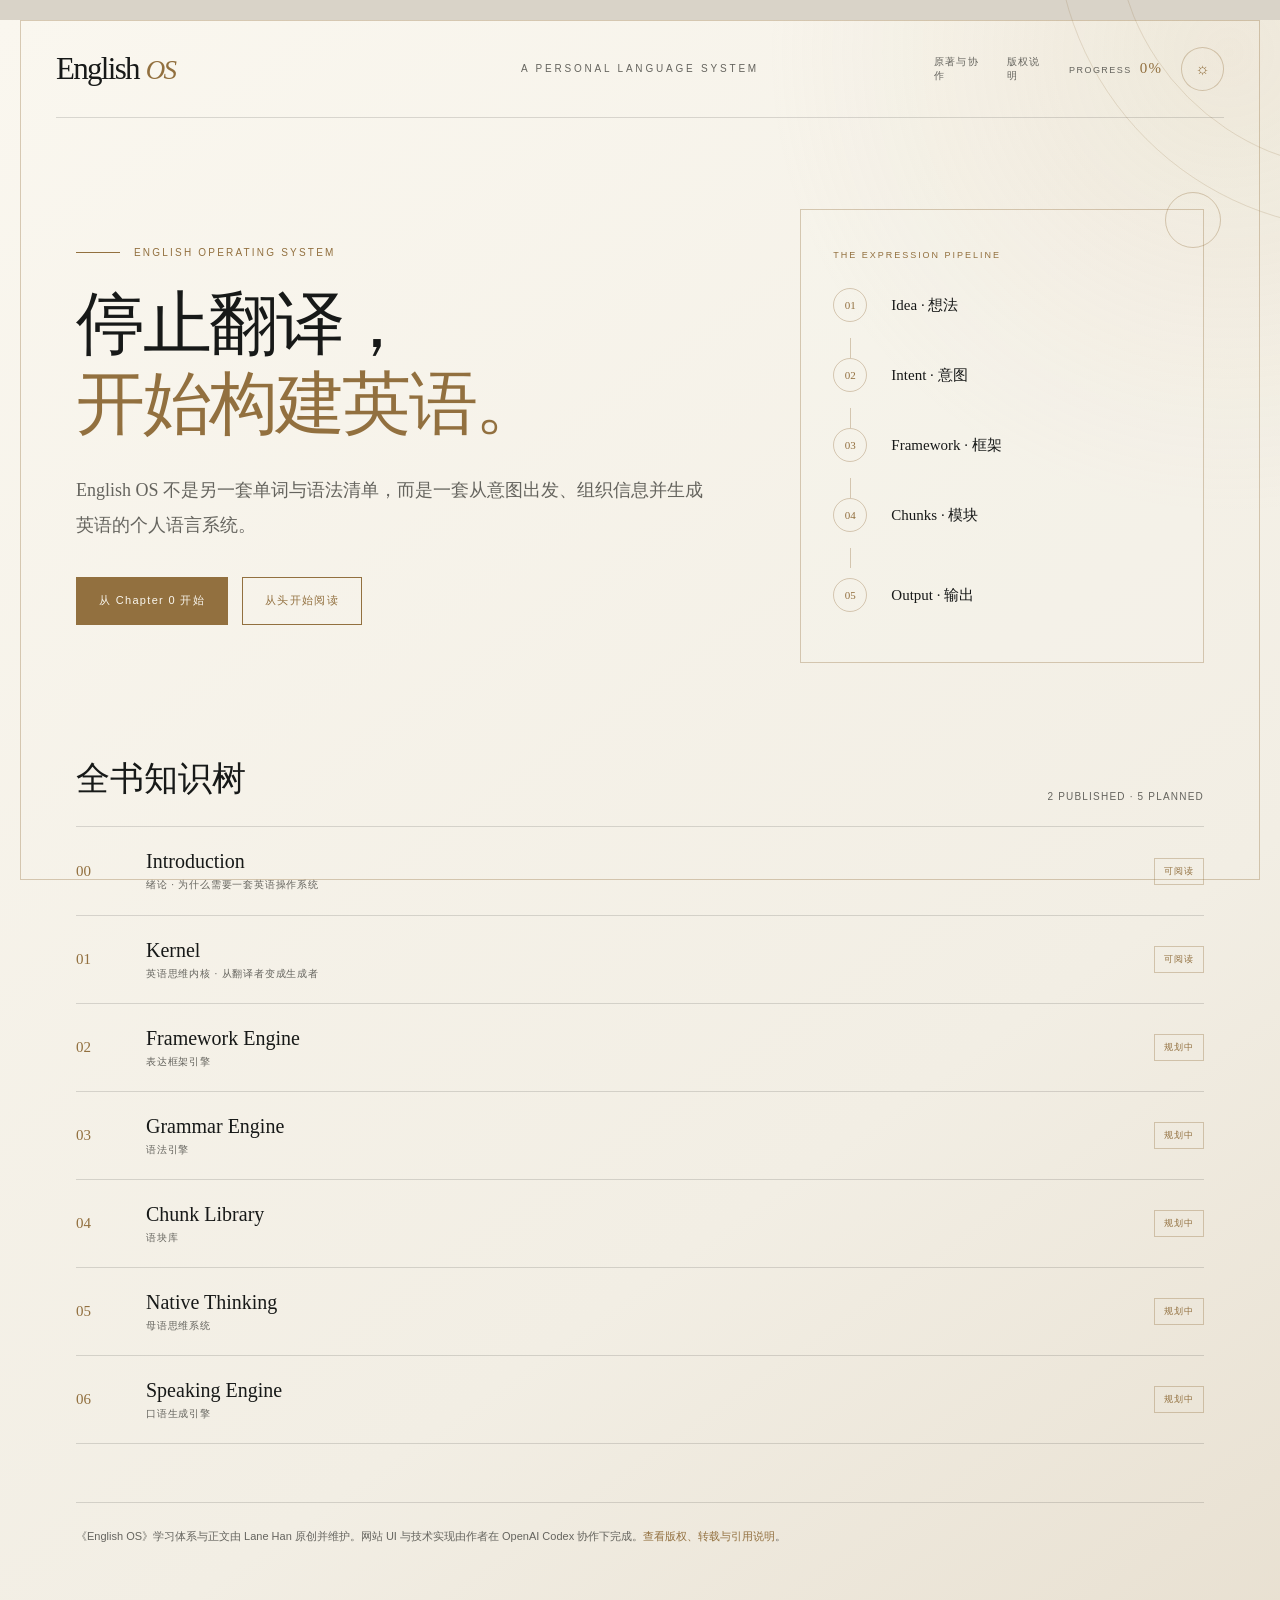
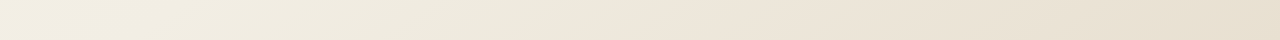
<file: site/index.html>
<!doctype html>
<html lang="zh-CN" data-base=".">
<head>
  <meta charset="utf-8">
  <meta name="viewport" content="width=device-width, initial-scale=1">
  <meta name="description" content="English OS：由 Lane Han 原创的英语思维与表达系统。">
  <title>English OS · 英语思维与表达系统</title>
  <link rel="stylesheet" href="./assets/css/theme.css">
  <script>try{document.documentElement.dataset.theme=localStorage.getItem('englishOS.theme')||''}catch(e){}</script>
</head>
<body>
  <div class="site-shell">
    <a class="skip-link" href="#main">跳到正文</a><div class="orbit" aria-hidden="true"></div>
    <header class="topbar">
      <a class="brand" href="./index.html" aria-label="English OS 首页"><span>English</span><i>OS</i></a>
      <div class="edition">A PERSONAL LANGUAGE SYSTEM</div>
      <nav class="top-actions" aria-label="辅助导航">
        <a class="top-link" href="./about.html">原著与协作</a><a class="top-link" href="./copyright.html">版权说明</a>
        <div class="reading-progress"><span>PROGRESS</span><b data-global-progress>0%</b></div>
        <button class="circle-button" data-theme-toggle aria-label="切换主题">☼</button>
      </nav>
    </header>
    <main class="home-main" id="main">
      <section class="hero">
        <div>
          <p class="eyebrow">English Operating System</p>
          <h1>停止翻译，<br><em>开始构建英语。</em></h1>
          <p class="hero-copy">English OS 不是另一套单词与语法清单，而是一套从意图出发、组织信息并生成英语的个人语言系统。</p>
          <div class="hero-actions">
            <a class="button primary" href="./chapters/chapter-0.html">从 Chapter 0 开始</a>
            <a class="button" data-recent-reading href="./chapters/chapter-0.html">从头开始阅读</a>
          </div>
        </div>
        <aside class="hero-system" aria-label="English OS 表达流水线">
          <div class="system-label">THE EXPRESSION PIPELINE</div>
          <div class="system-flow">
            <div class="flow-node"><span>01</span><strong>Idea · 想法</strong></div>
            <div class="flow-node"><span>02</span><strong>Intent · 意图</strong></div>
            <div class="flow-node"><span>03</span><strong>Framework · 框架</strong></div>
            <div class="flow-node"><span>04</span><strong>Chunks · 模块</strong></div>
            <div class="flow-node"><span>05</span><strong>Output · 输出</strong></div>
          </div>
        </aside>
      </section>
      <section class="knowledge-section" aria-labelledby="tree-title">
        <header class="section-head"><h2 id="tree-title">全书知识树</h2><p>2 PUBLISHED · 5 PLANNED</p></header>
        <div class="chapter-list">
          <a class="chapter-row" href="./chapters/chapter-0.html"><span class="chapter-number">00</span><span class="chapter-title">Introduction<small>绪论 · 为什么需要一套英语操作系统</small></span><span class="chapter-status">可阅读</span></a>
          <a class="chapter-row" href="./chapters/chapter-1.html"><span class="chapter-number">01</span><span class="chapter-title">Kernel<small>英语思维内核 · 从翻译者变成生成者</small></span><span class="chapter-status">可阅读</span></a>
          <a class="chapter-row" href="./chapters/chapter-2.html"><span class="chapter-number">02</span><span class="chapter-title">Framework Engine<small>表达框架引擎</small></span><span class="chapter-status">规划中</span></a>
          <a class="chapter-row" href="./chapters/chapter-3.html"><span class="chapter-number">03</span><span class="chapter-title">Grammar Engine<small>语法引擎</small></span><span class="chapter-status">规划中</span></a>
          <a class="chapter-row" href="./chapters/chapter-4.html"><span class="chapter-number">04</span><span class="chapter-title">Chunk Library<small>语块库</small></span><span class="chapter-status">规划中</span></a>
          <a class="chapter-row" href="./chapters/chapter-5.html"><span class="chapter-number">05</span><span class="chapter-title">Native Thinking<small>母语思维系统</small></span><span class="chapter-status">规划中</span></a>
          <a class="chapter-row" href="./chapters/chapter-6.html"><span class="chapter-number">06</span><span class="chapter-title">Speaking Engine<small>口语生成引擎</small></span><span class="chapter-status">规划中</span></a>
        </div>
      </section>
      <footer class="attribution">《English OS》学习体系与正文由 Lane Han 原创并维护。网站 UI 与技术实现由作者在 OpenAI Codex 协作下完成。<a href="./copyright.html">查看版权、转载与引用说明</a>。</footer>
    </main>
  </div>
  <script src="./assets/js/app.js"></script>
</body>
</html>
</file>
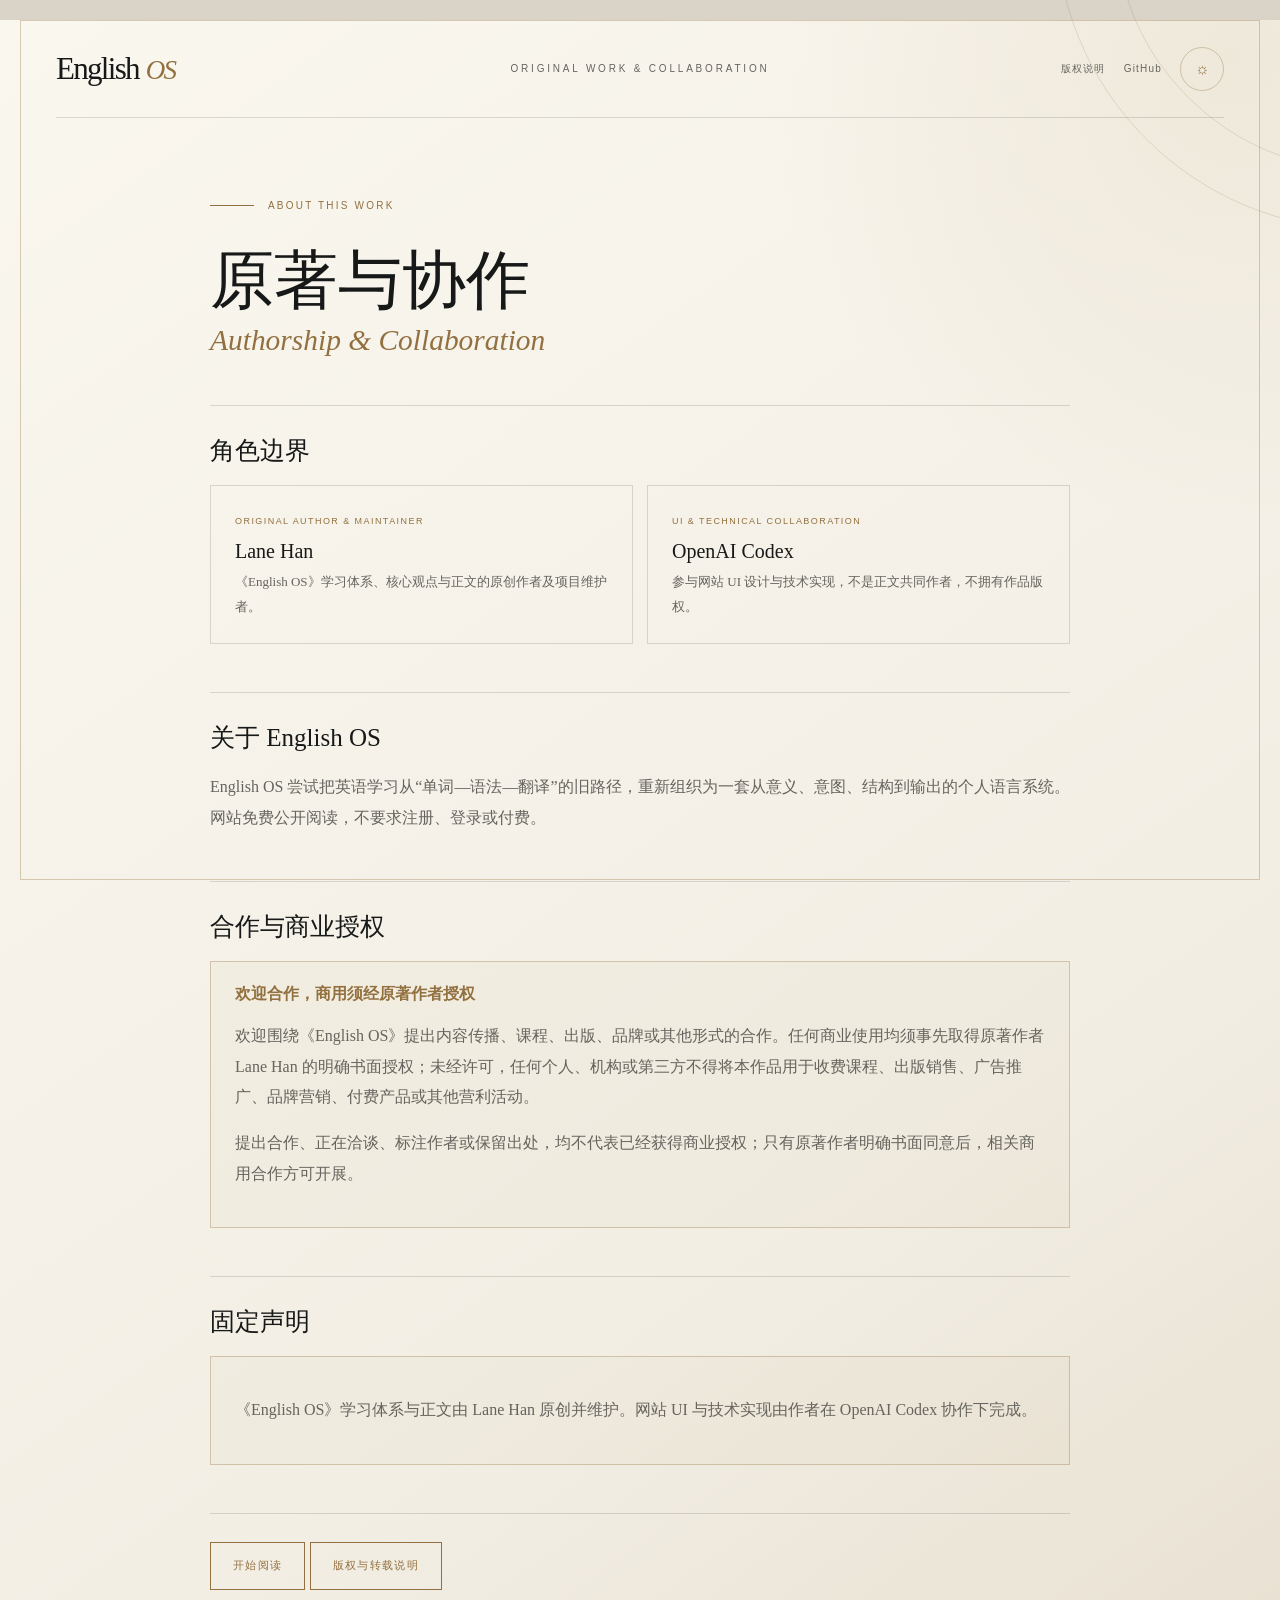
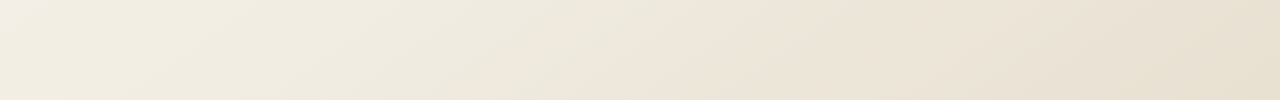
<file: site/about.html>
<!doctype html>
<html lang="zh-CN" data-base=".">
<head><meta charset="utf-8"><meta name="viewport" content="width=device-width, initial-scale=1"><meta name="description" content="English OS 原著、维护与技术协作信息。"><title>原著与协作 · English OS</title><link rel="stylesheet" href="./assets/css/theme.css"><script>try{document.documentElement.dataset.theme=localStorage.getItem('englishOS.theme')||''}catch(e){}</script></head>
<body><div class="site-shell"><a class="skip-link" href="#main">跳到正文</a><div class="orbit" aria-hidden="true"></div>
  <header class="topbar"><a class="brand" href="./index.html"><span>English</span><i>OS</i></a><div class="edition">ORIGINAL WORK &amp; COLLABORATION</div><nav class="top-actions"><a class="top-link" href="./copyright.html">版权说明</a><a class="top-link" href="https://github.com/hanlaining/English-OS">GitHub</a><button class="circle-button" data-theme-toggle aria-label="切换主题">☼</button></nav></header>
  <main class="info-main" id="main"><p class="eyebrow">About this work</p><h1>原著与协作<em>Authorship &amp; Collaboration</em></h1>
    <section class="info-section"><h2>角色边界</h2><div class="role-grid"><article class="role-card"><small>ORIGINAL AUTHOR &amp; MAINTAINER</small><h3>Lane Han</h3><p>《English OS》学习体系、核心观点与正文的原创作者及项目维护者。</p></article><article class="role-card"><small>UI &amp; TECHNICAL COLLABORATION</small><h3>OpenAI Codex</h3><p>参与网站 UI 设计与技术实现，不是正文共同作者，不拥有作品版权。</p></article></div></section>
    <section class="info-section"><h2>关于 English OS</h2><p>English OS 尝试把英语学习从“单词—语法—翻译”的旧路径，重新组织为一套从意义、意图、结构到输出的个人语言系统。网站免费公开阅读，不要求注册、登录或付费。</p></section>
    <section class="info-section"><h2>合作与商业授权</h2><div class="notice"><strong>欢迎合作，商用须经原著作者授权</strong><p>欢迎围绕《English OS》提出内容传播、课程、出版、品牌或其他形式的合作。任何商业使用均须事先取得原著作者 Lane Han 的明确书面授权；未经许可，任何个人、机构或第三方不得将本作品用于收费课程、出版销售、广告推广、品牌营销、付费产品或其他营利活动。</p><p>提出合作、正在洽谈、标注作者或保留出处，均不代表已经获得商业授权；只有原著作者明确书面同意后，相关商用合作方可开展。</p></div></section>
    <section class="info-section"><h2>固定声明</h2><div class="notice"><p>《English OS》学习体系与正文由 Lane Han 原创并维护。网站 UI 与技术实现由作者在 OpenAI Codex 协作下完成。</p></div></section>
    <section class="info-section"><a class="button" href="./chapters/chapter-0.html">开始阅读</a> <a class="button" href="./copyright.html">版权与转载说明</a></section>
  </main></div><script src="./assets/js/app.js"></script></body>
</html>
</file>
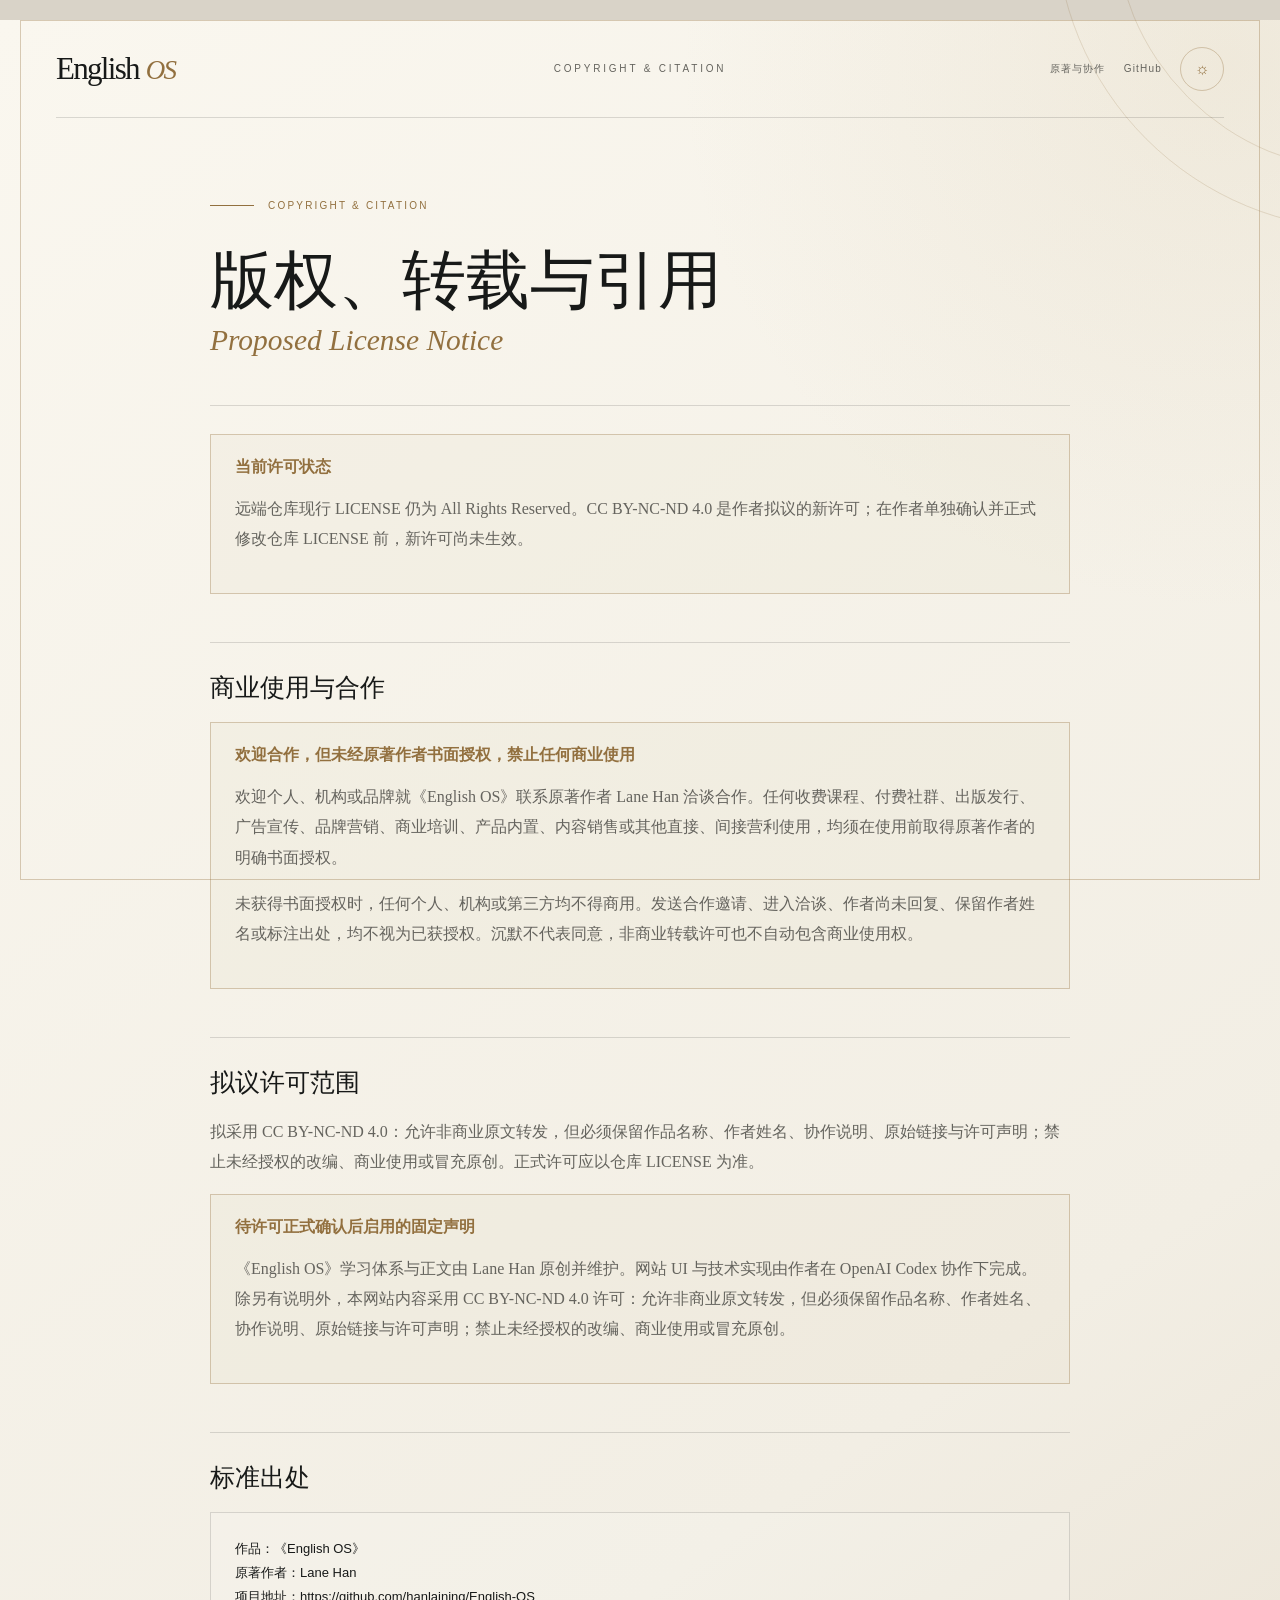
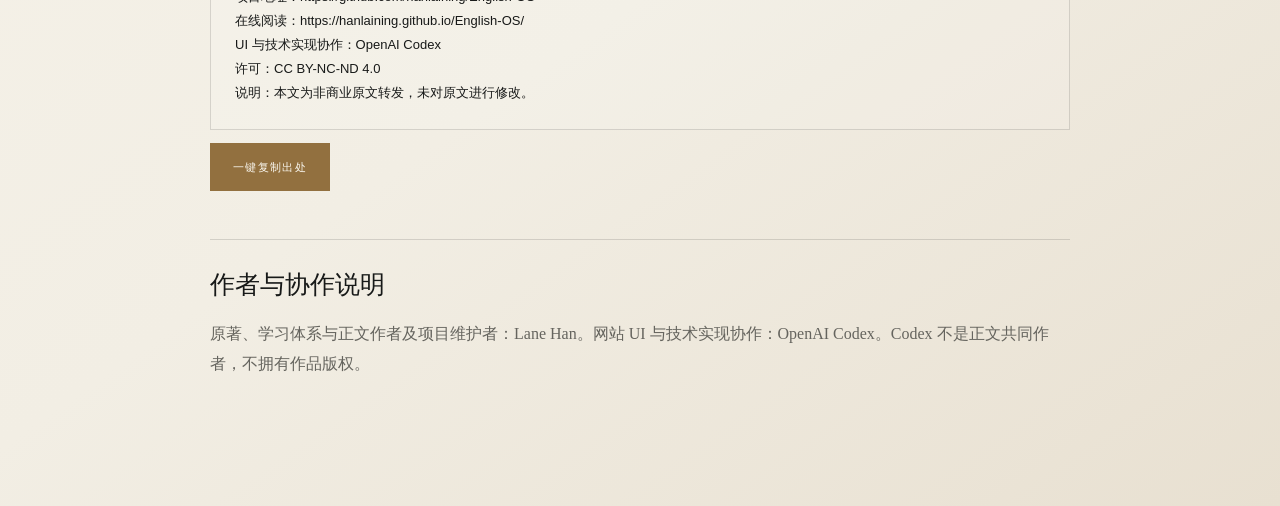
<file: site/copyright.html>
<!doctype html>
<html lang="zh-CN" data-base=".">
<head><meta charset="utf-8"><meta name="viewport" content="width=device-width, initial-scale=1"><meta name="description" content="English OS 版权、转载与引用说明。"><title>版权、转载与引用 · English OS</title><link rel="stylesheet" href="./assets/css/theme.css"><script>try{document.documentElement.dataset.theme=localStorage.getItem('englishOS.theme')||''}catch(e){}</script></head>
<body><div class="site-shell"><a class="skip-link" href="#main">跳到正文</a><div class="orbit" aria-hidden="true"></div>
  <header class="topbar"><a class="brand" href="./index.html"><span>English</span><i>OS</i></a><div class="edition">COPYRIGHT &amp; CITATION</div><nav class="top-actions"><a class="top-link" href="./about.html">原著与协作</a><a class="top-link" href="https://github.com/hanlaining/English-OS">GitHub</a><button class="circle-button" data-theme-toggle aria-label="切换主题">☼</button></nav></header>
  <main class="info-main" id="main"><p class="eyebrow">Copyright &amp; citation</p><h1>版权、转载与引用<em>Proposed License Notice</em></h1>
    <section class="info-section"><div class="notice"><strong>当前许可状态</strong><p>远端仓库现行 LICENSE 仍为 All Rights Reserved。CC BY-NC-ND 4.0 是作者拟议的新许可；在作者单独确认并正式修改仓库 LICENSE 前，新许可尚未生效。</p></div></section>
    <section class="info-section"><h2>商业使用与合作</h2><div class="notice"><strong>欢迎合作，但未经原著作者书面授权，禁止任何商业使用</strong><p>欢迎个人、机构或品牌就《English OS》联系原著作者 Lane Han 洽谈合作。任何收费课程、付费社群、出版发行、广告宣传、品牌营销、商业培训、产品内置、内容销售或其他直接、间接营利使用，均须在使用前取得原著作者的明确书面授权。</p><p>未获得书面授权时，任何个人、机构或第三方均不得商用。发送合作邀请、进入洽谈、作者尚未回复、保留作者姓名或标注出处，均不视为已获授权。沉默不代表同意，非商业转载许可也不自动包含商业使用权。</p></div></section>
    <section class="info-section"><h2>拟议许可范围</h2><p>拟采用 CC BY-NC-ND 4.0：允许非商业原文转发，但必须保留作品名称、作者姓名、协作说明、原始链接与许可声明；禁止未经授权的改编、商业使用或冒充原创。正式许可应以仓库 LICENSE 为准。</p><div class="notice"><strong>待许可正式确认后启用的固定声明</strong><p>《English OS》学习体系与正文由 Lane Han 原创并维护。网站 UI 与技术实现由作者在 OpenAI Codex 协作下完成。除另有说明外，本网站内容采用 CC BY-NC-ND 4.0 许可：允许非商业原文转发，但必须保留作品名称、作者姓名、协作说明、原始链接与许可声明；禁止未经授权的改编、商业使用或冒充原创。</p></div></section>
    <section class="info-section"><h2>标准出处</h2><pre class="citation" data-citation></pre><button class="button primary" type="button" data-copy-citation>一键复制出处</button></section>
    <section class="info-section"><h2>作者与协作说明</h2><p>原著、学习体系与正文作者及项目维护者：Lane Han。网站 UI 与技术实现协作：OpenAI Codex。Codex 不是正文共同作者，不拥有作品版权。</p></section>
  </main></div><script src="./assets/js/app.js"></script></body>
</html>
</file>
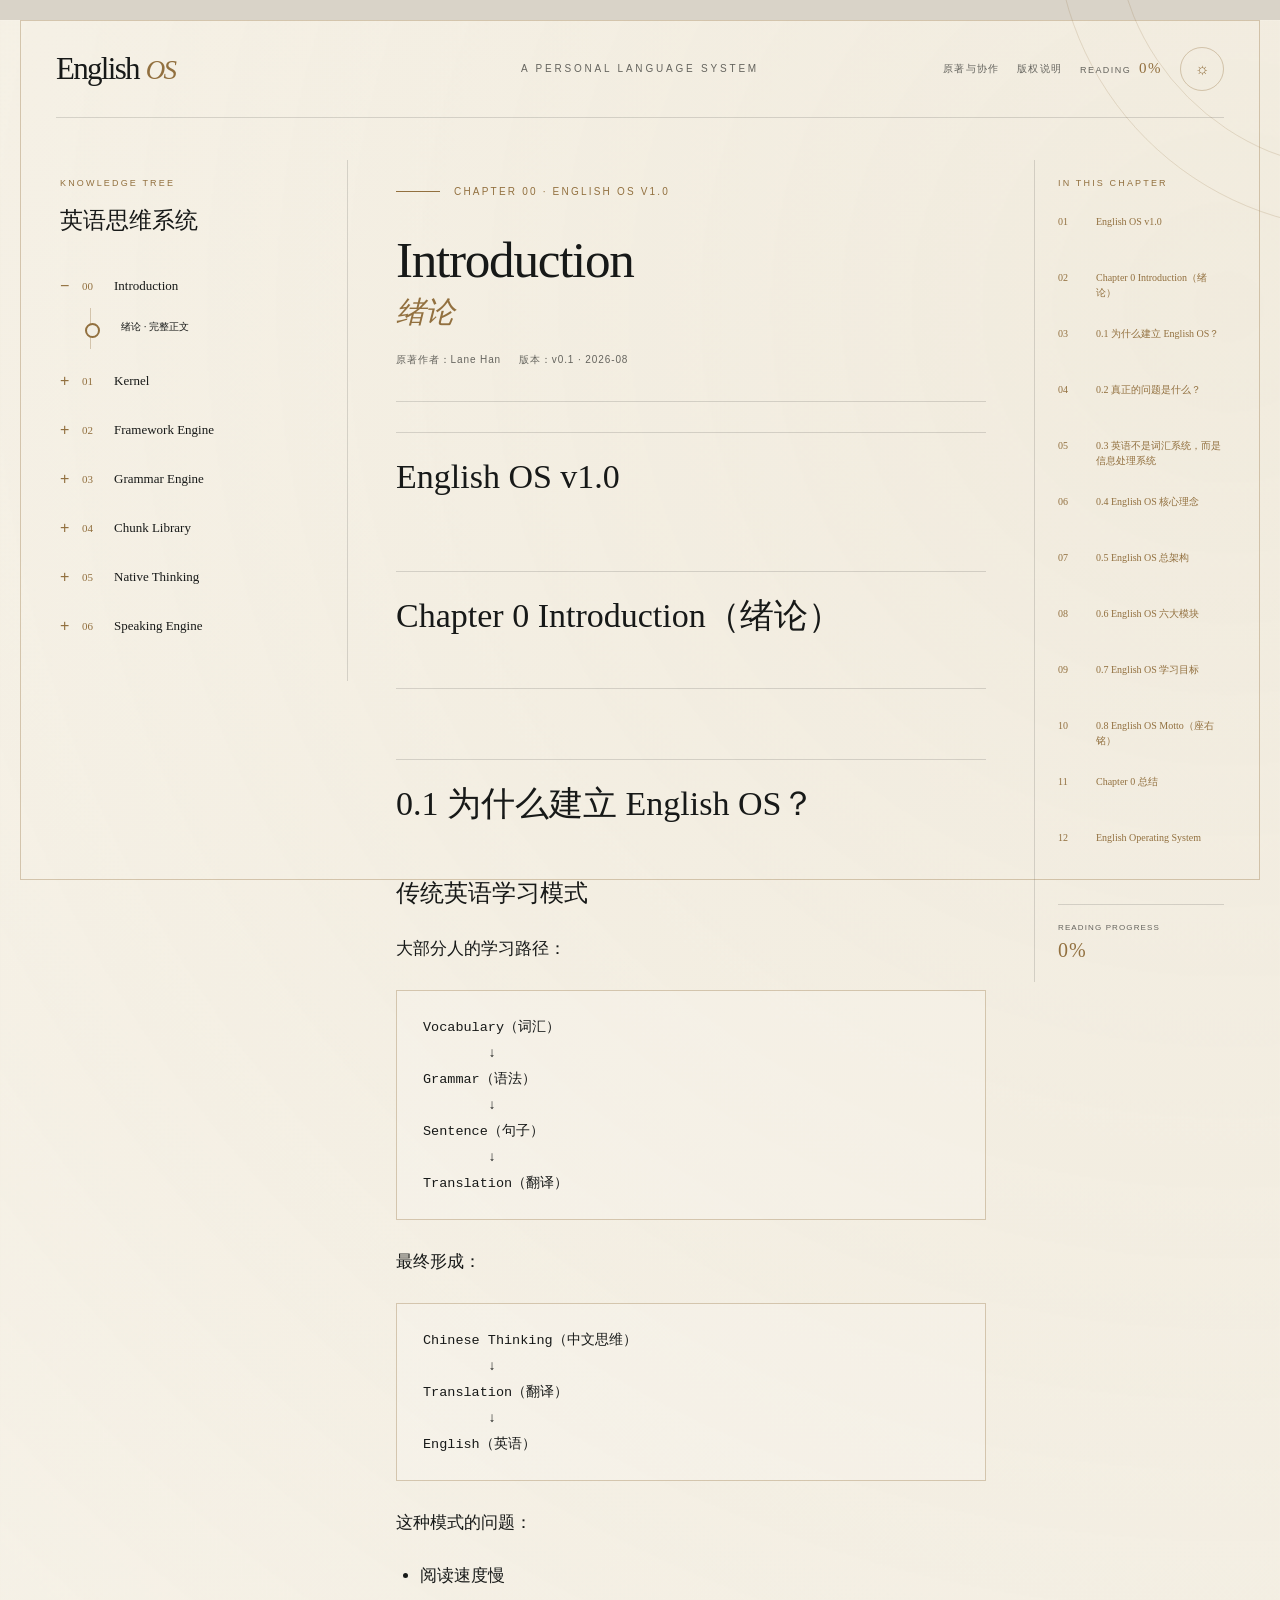
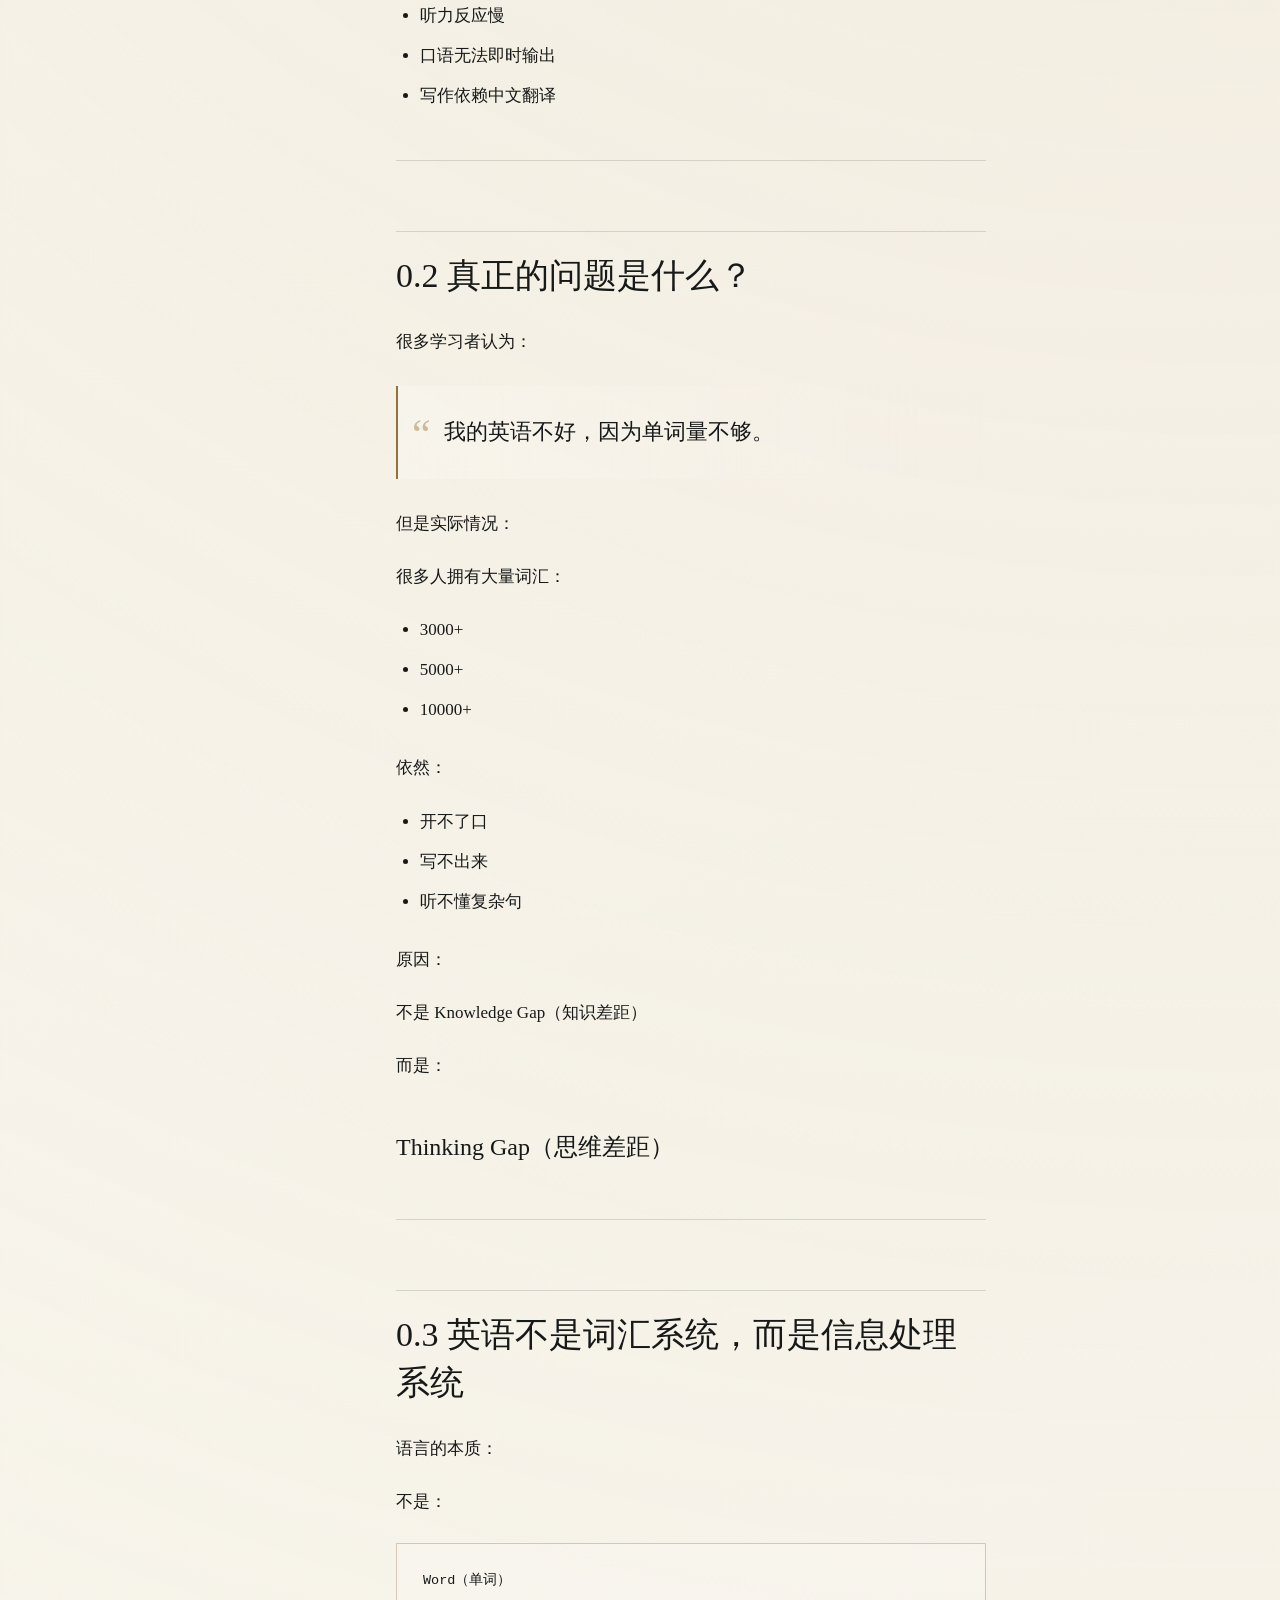
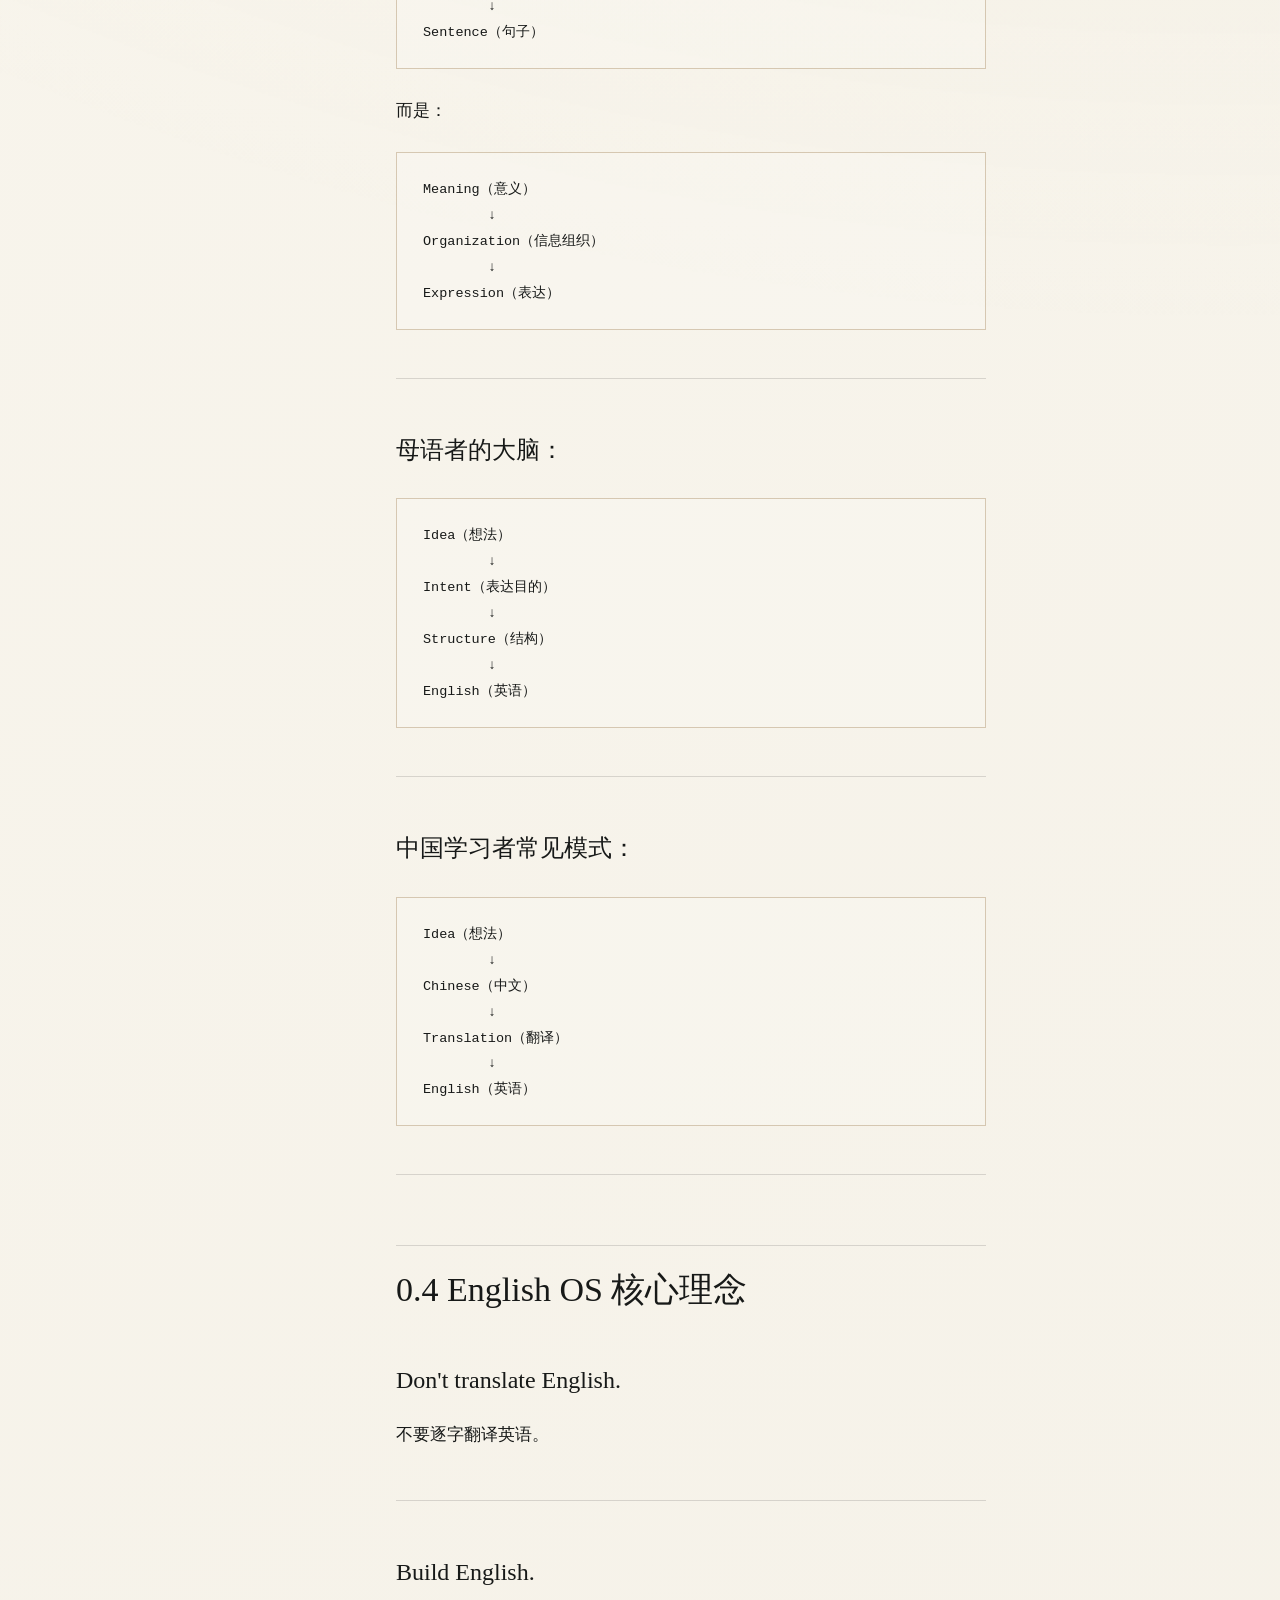
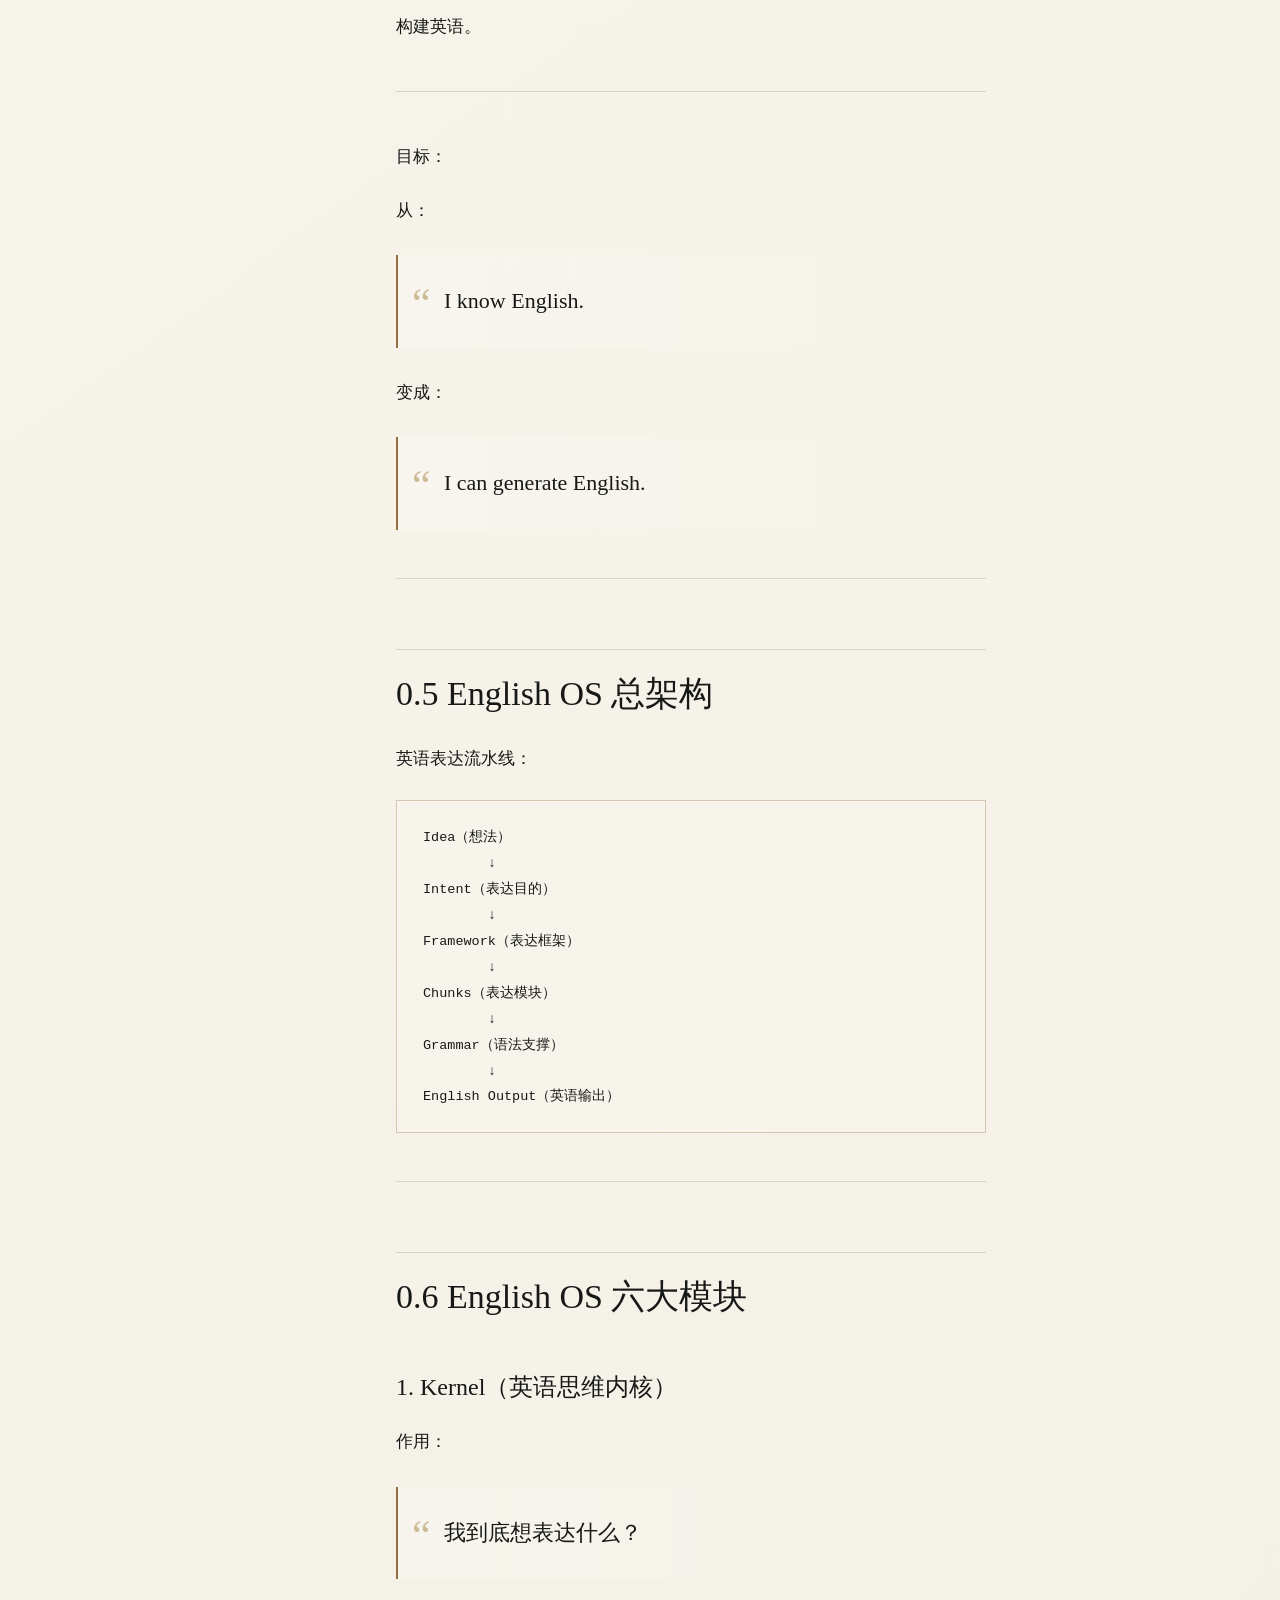
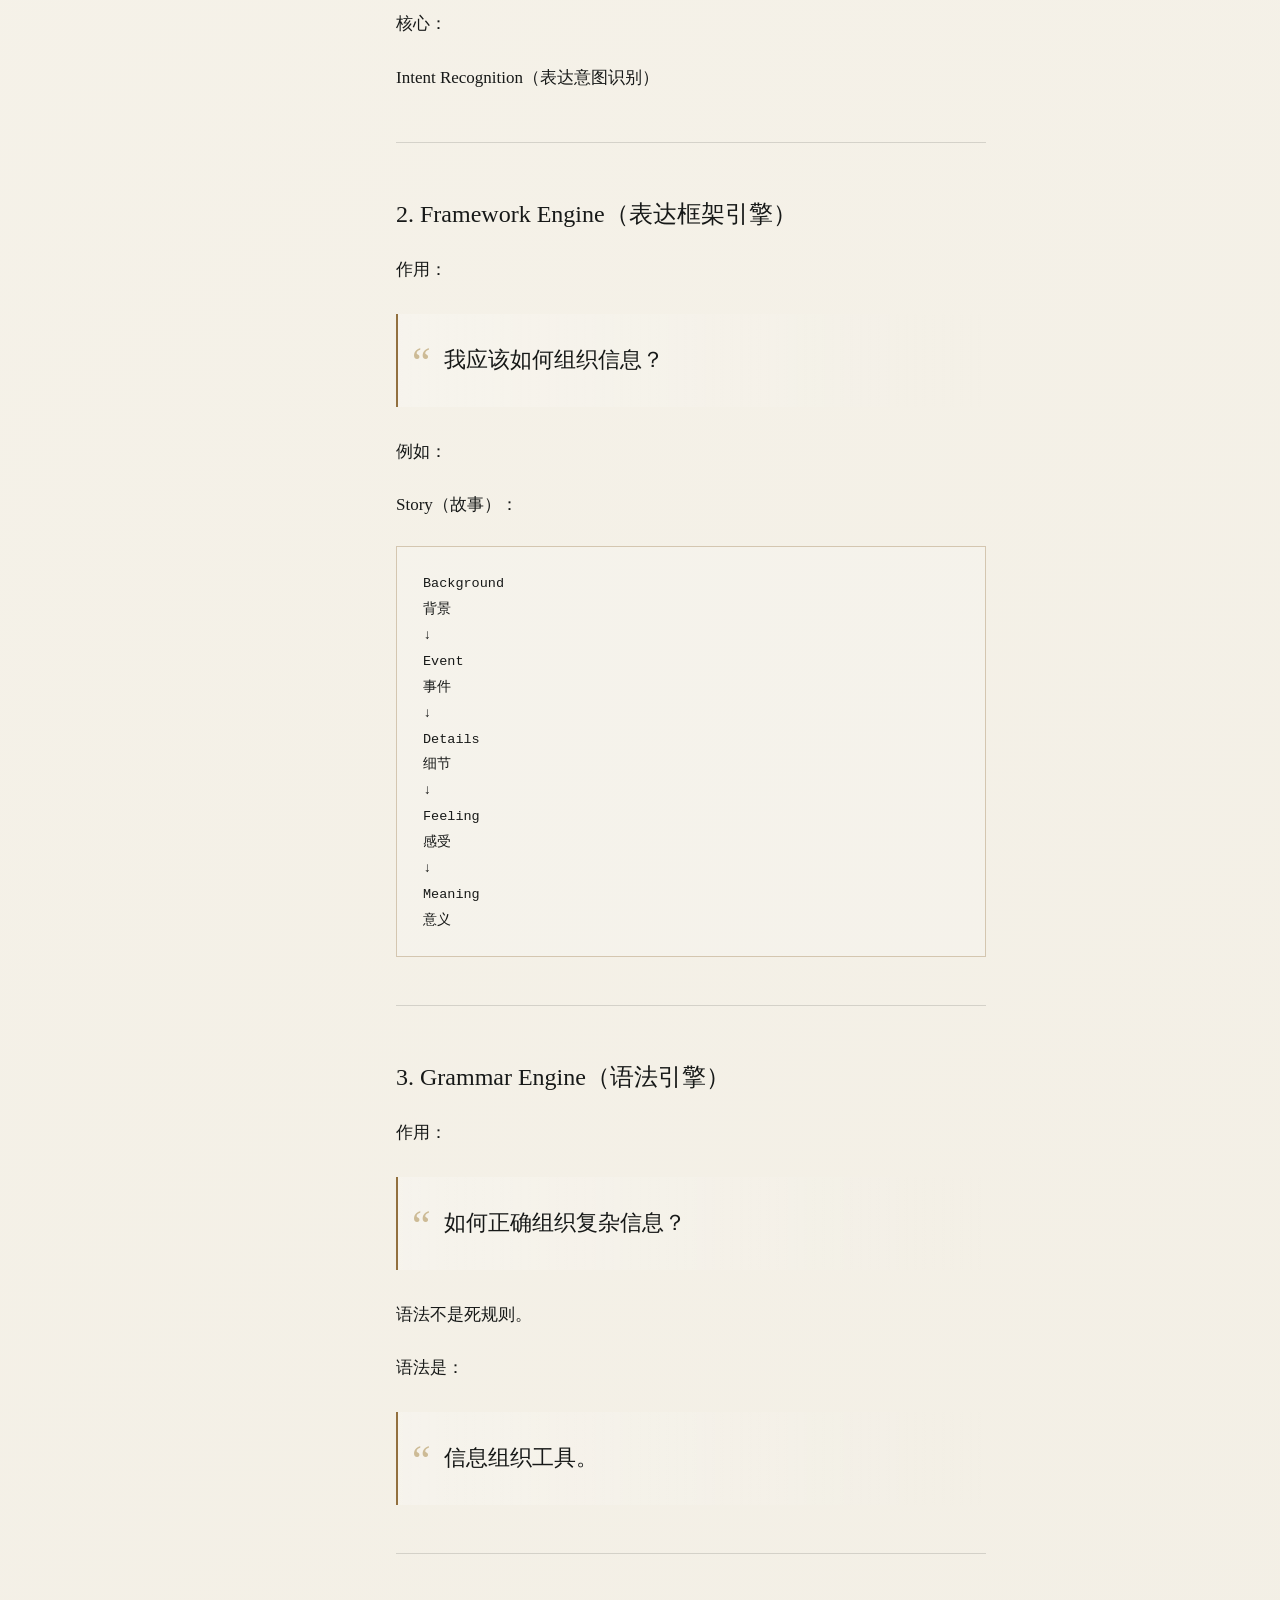
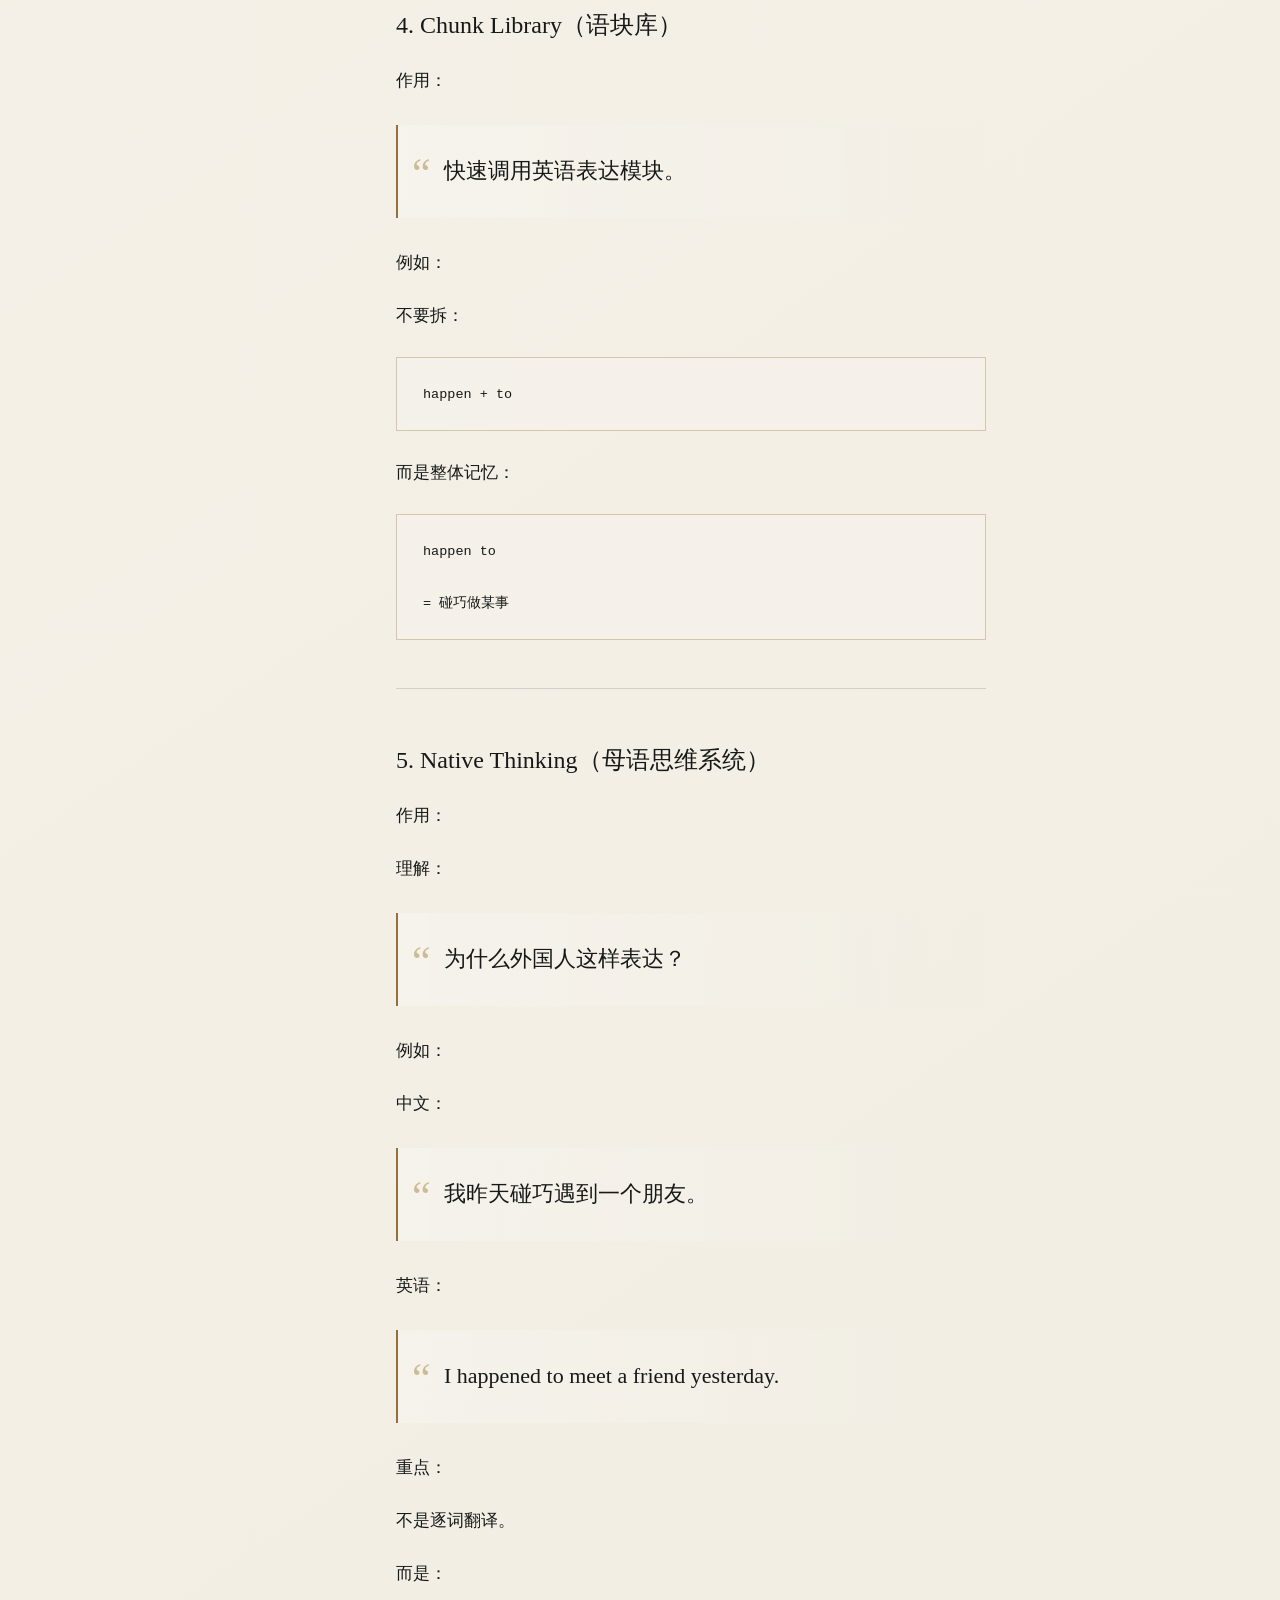
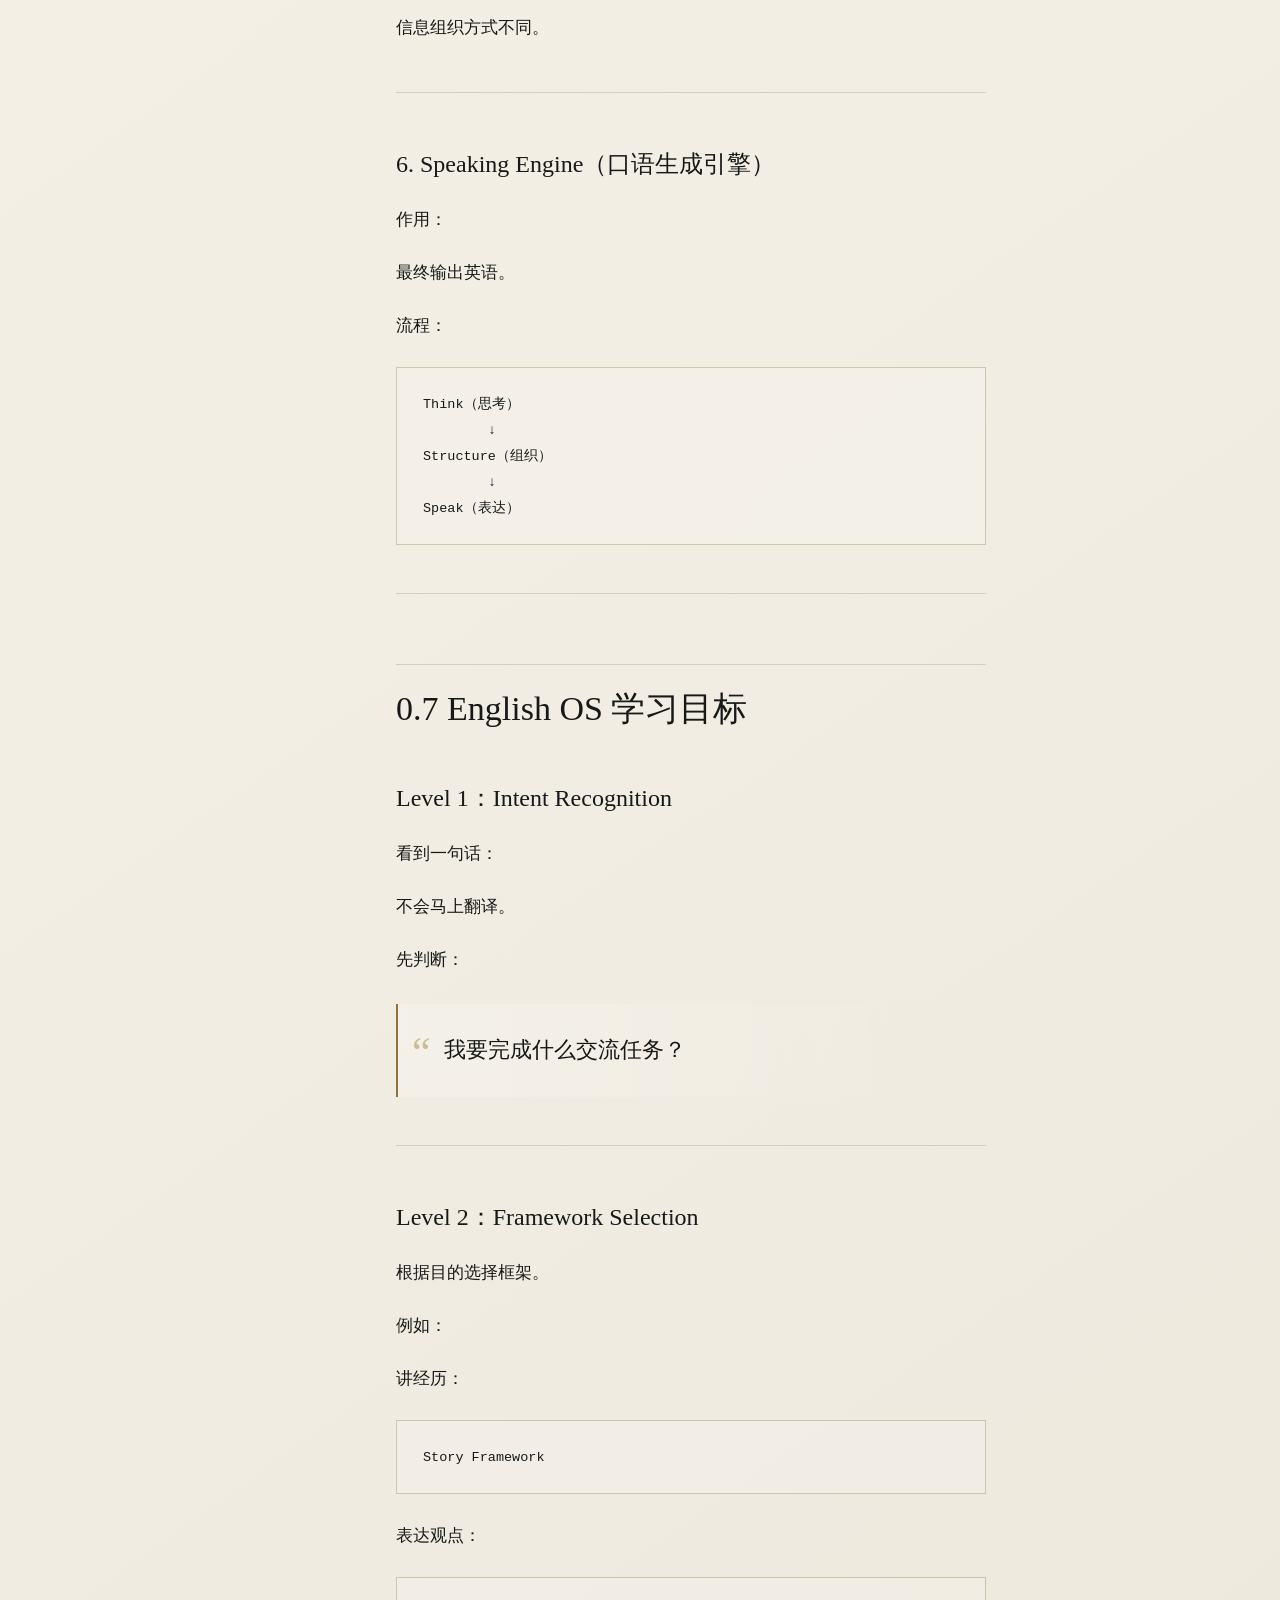
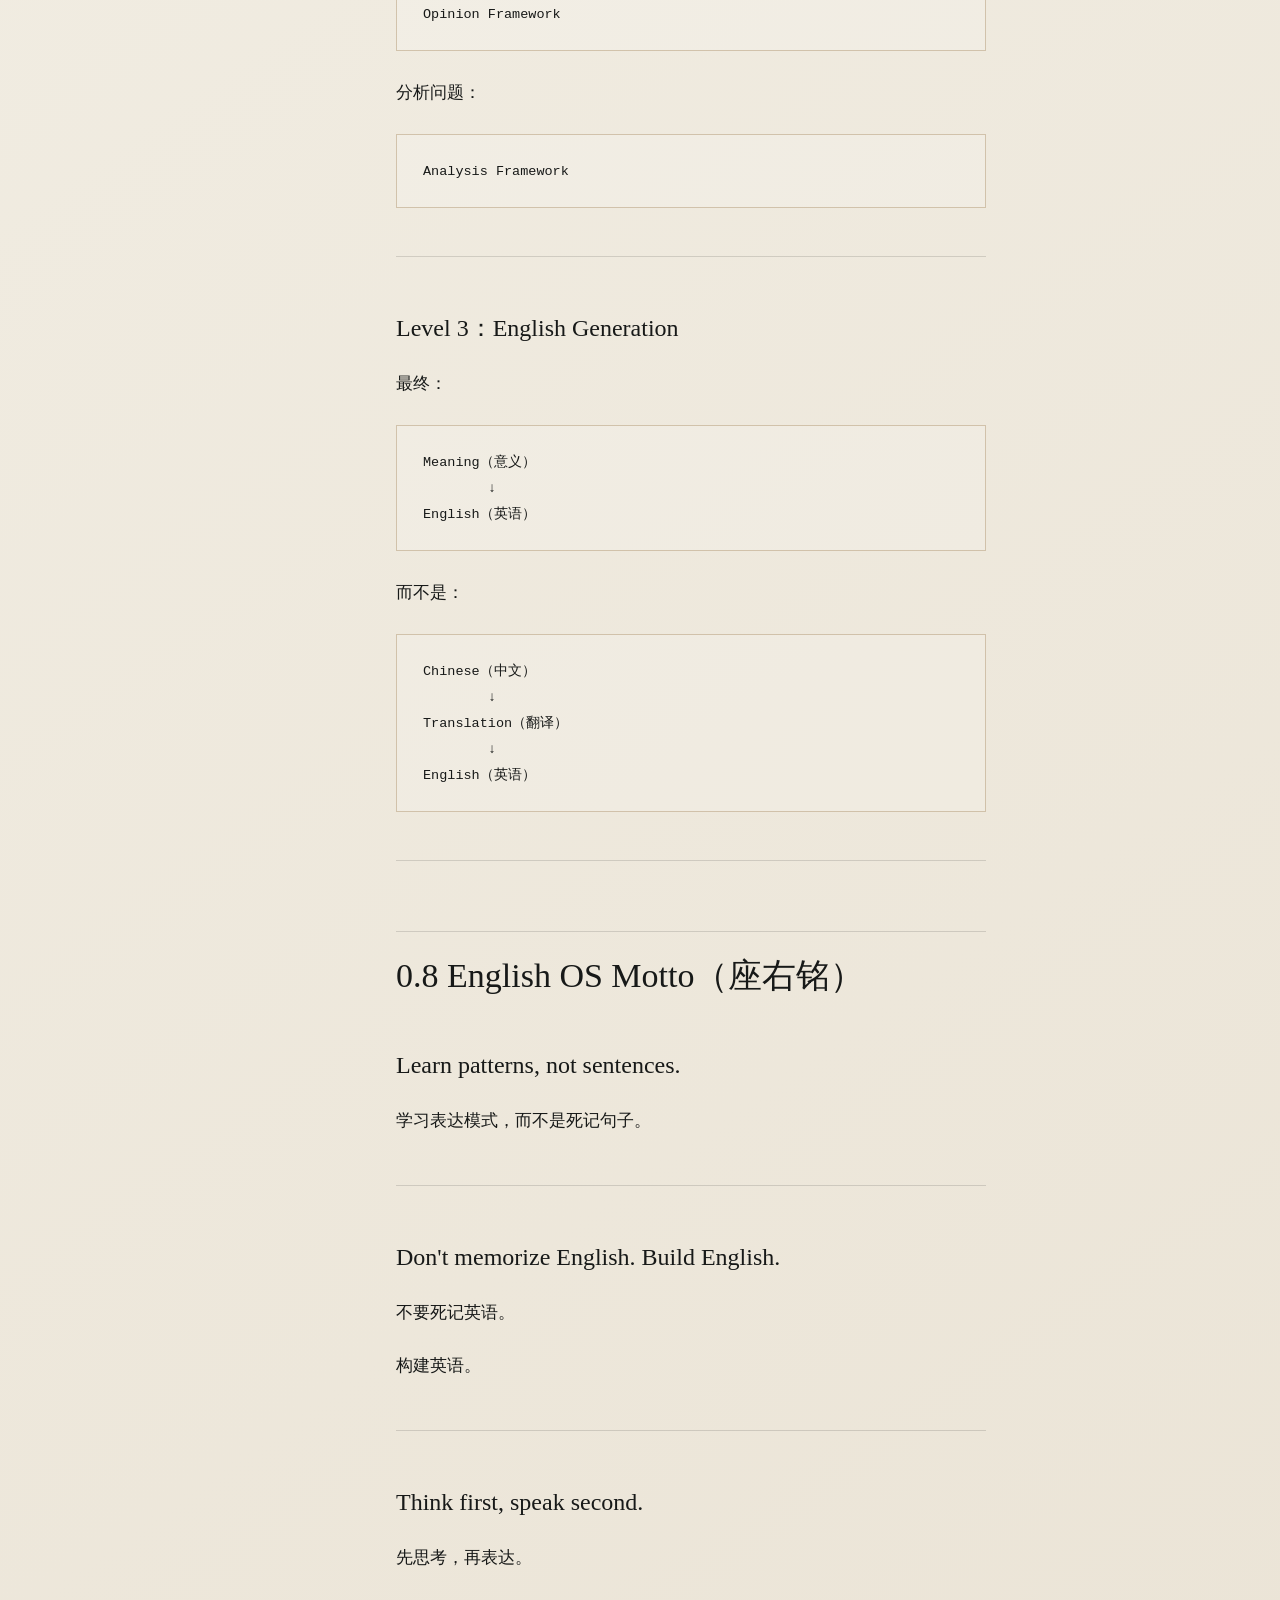
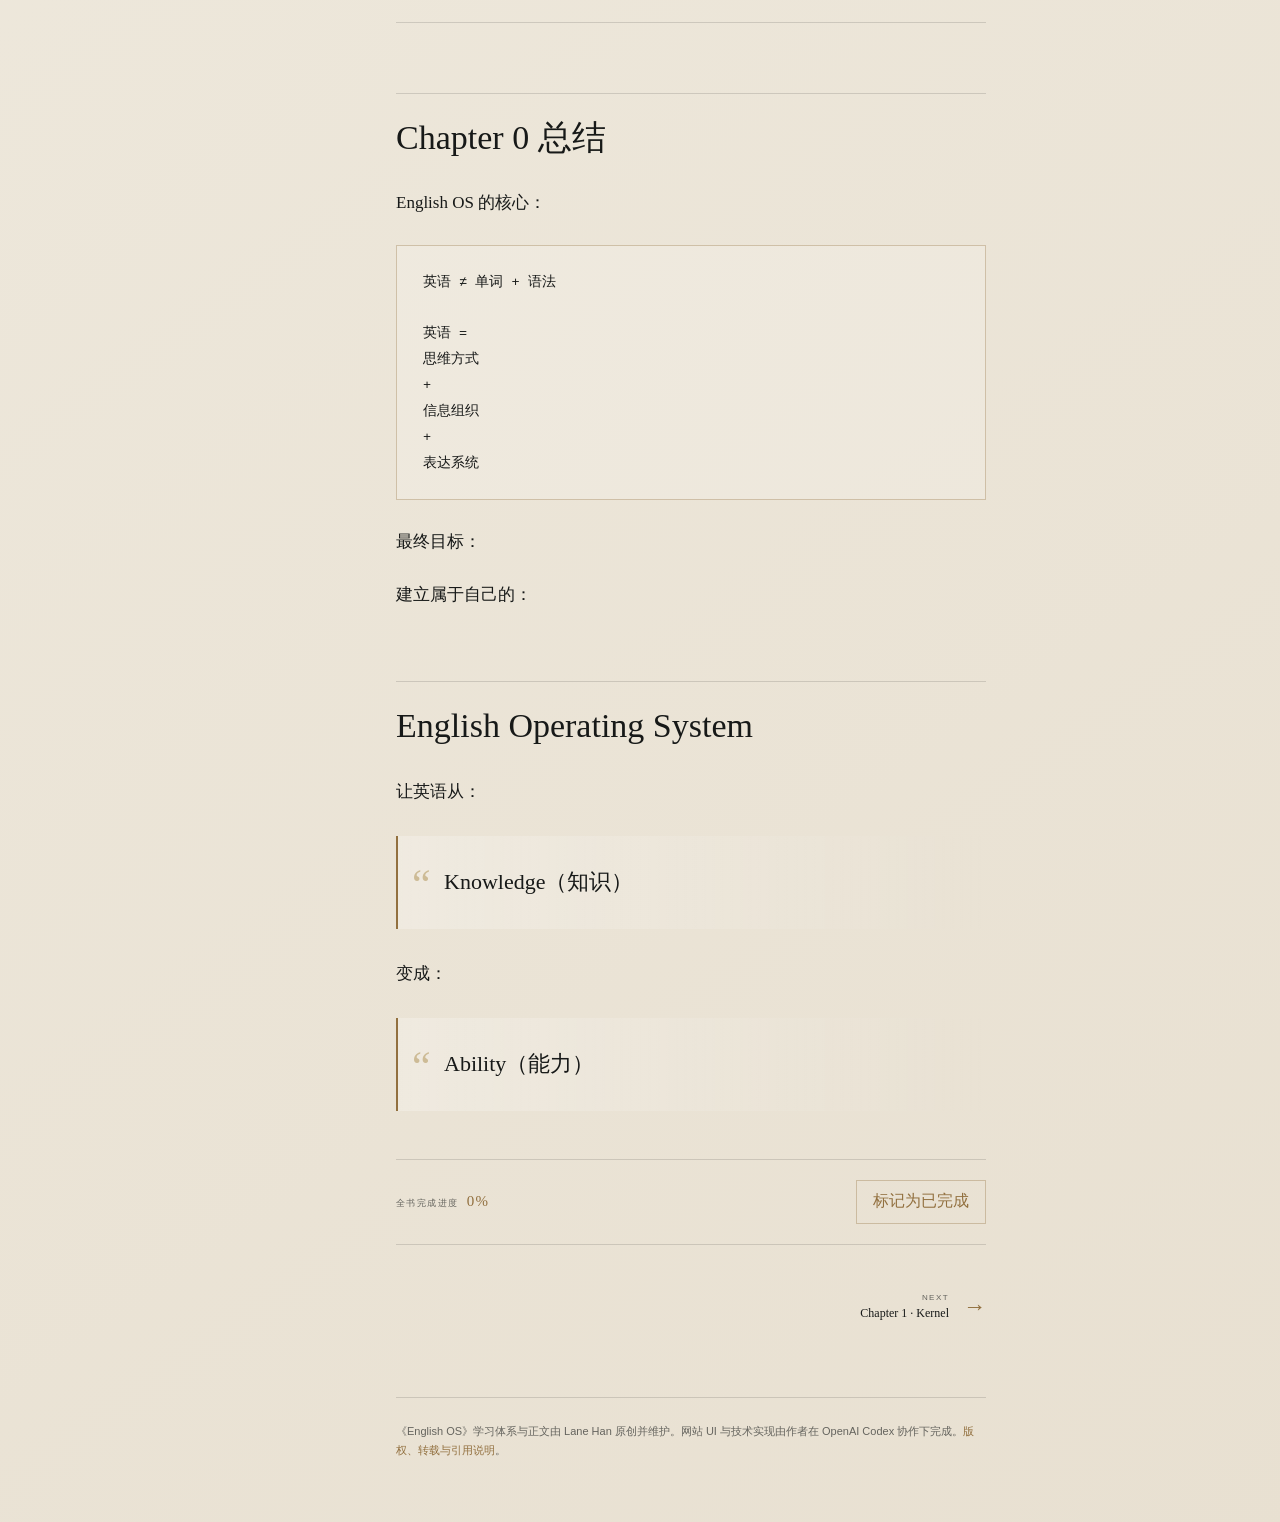
<file: site/chapters/chapter-0.html>
<!doctype html><html lang="zh-CN" data-base=".."><head><meta charset="utf-8"><meta name="viewport" content="width=device-width, initial-scale=1"><meta name="description" content="English OS Chapter 0 Introduction（绪论）完整正文。"><title>Chapter 0 · Introduction · English OS</title><link rel="stylesheet" href="../assets/css/theme.css"><script>try{document.documentElement.dataset.theme=localStorage.getItem('englishOS.theme')||''}catch(e){}</script></head><body><div class="site-shell" data-page-chapter="0"></div><script src="../assets/js/app.js"></script></body></html>
</file>
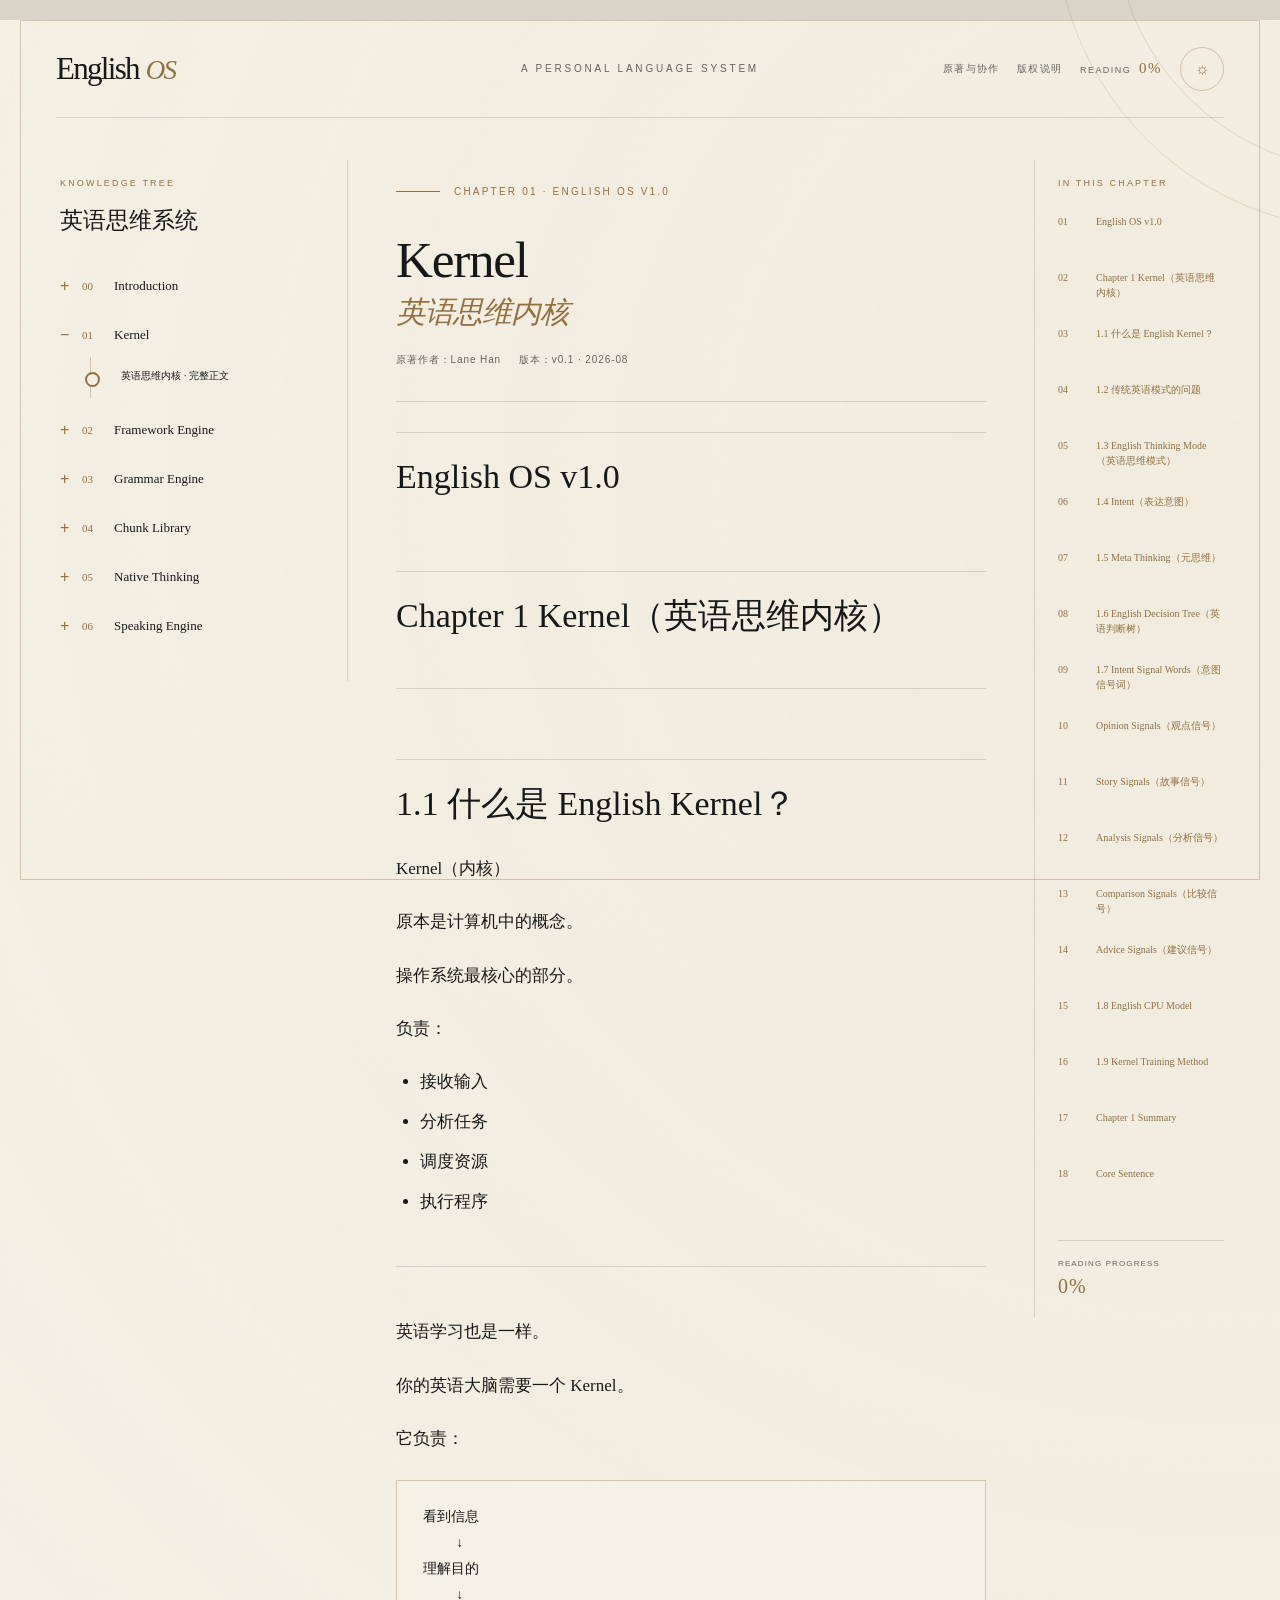
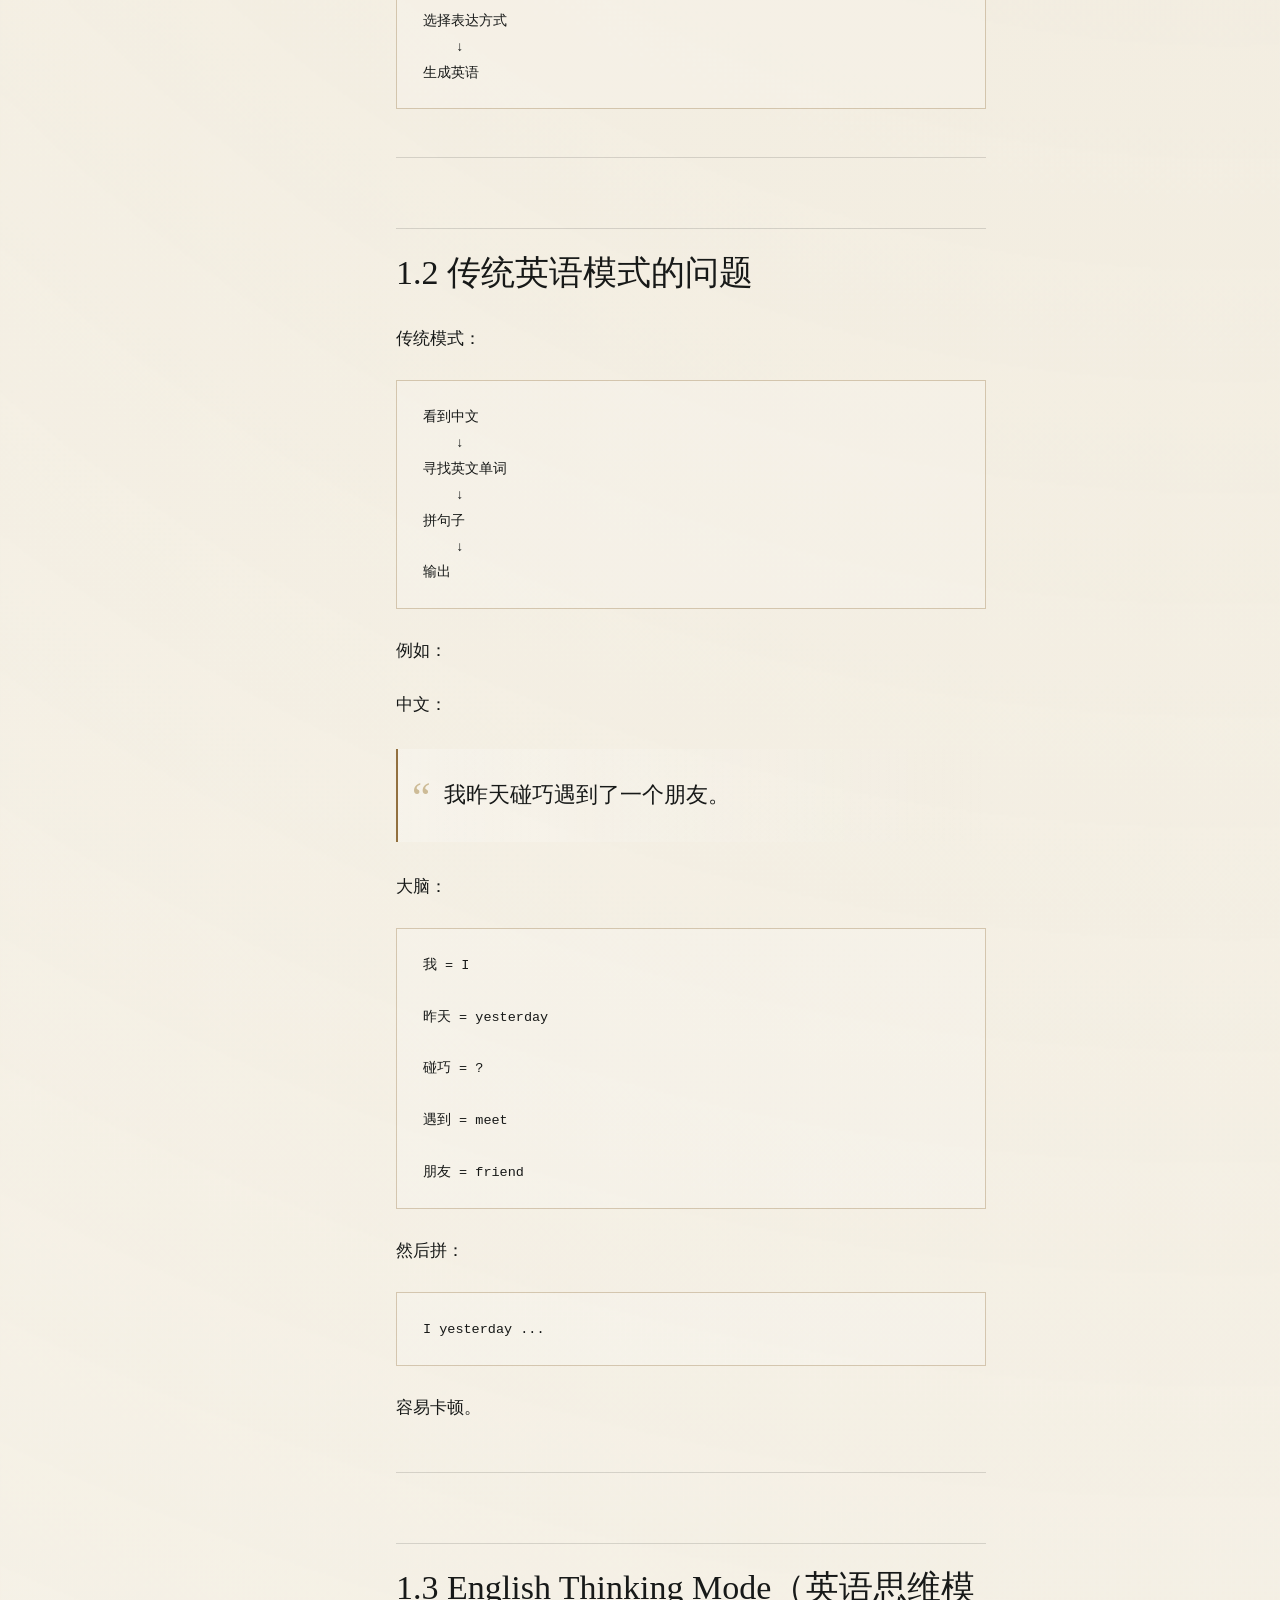
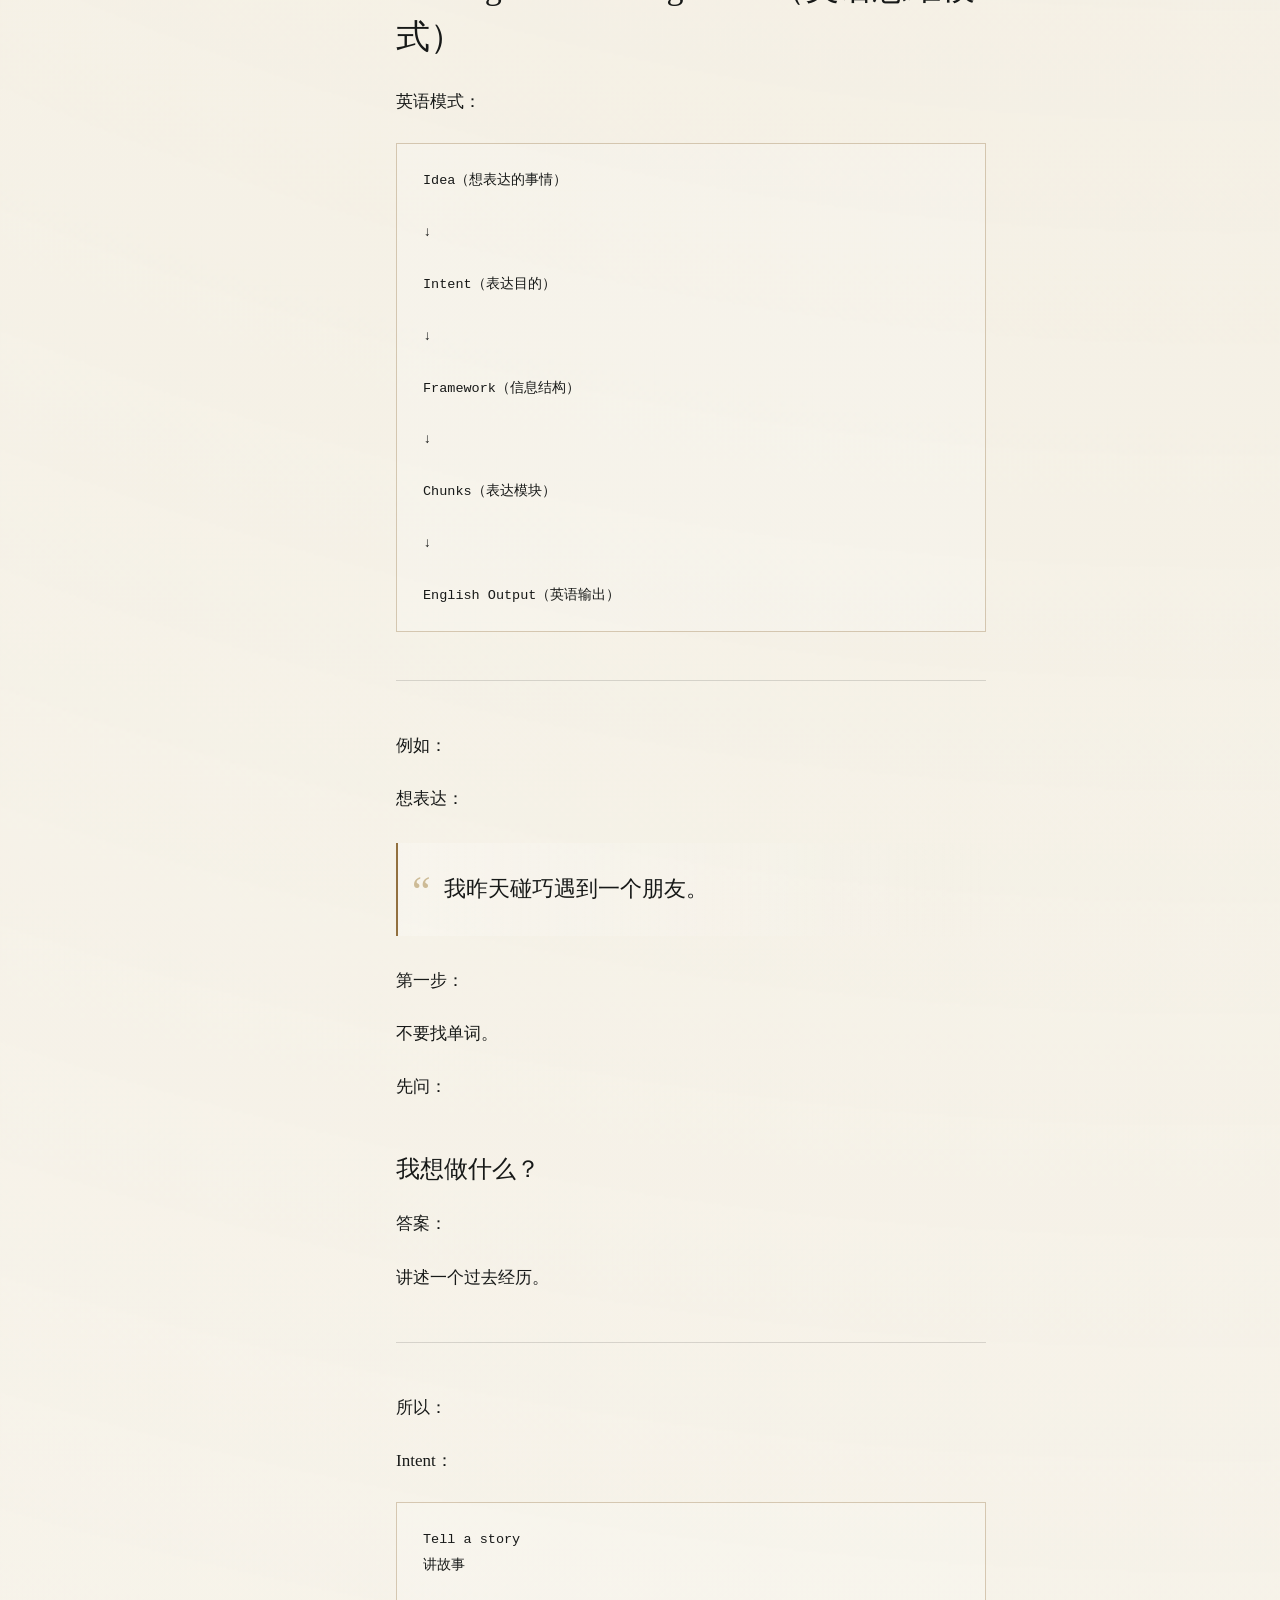
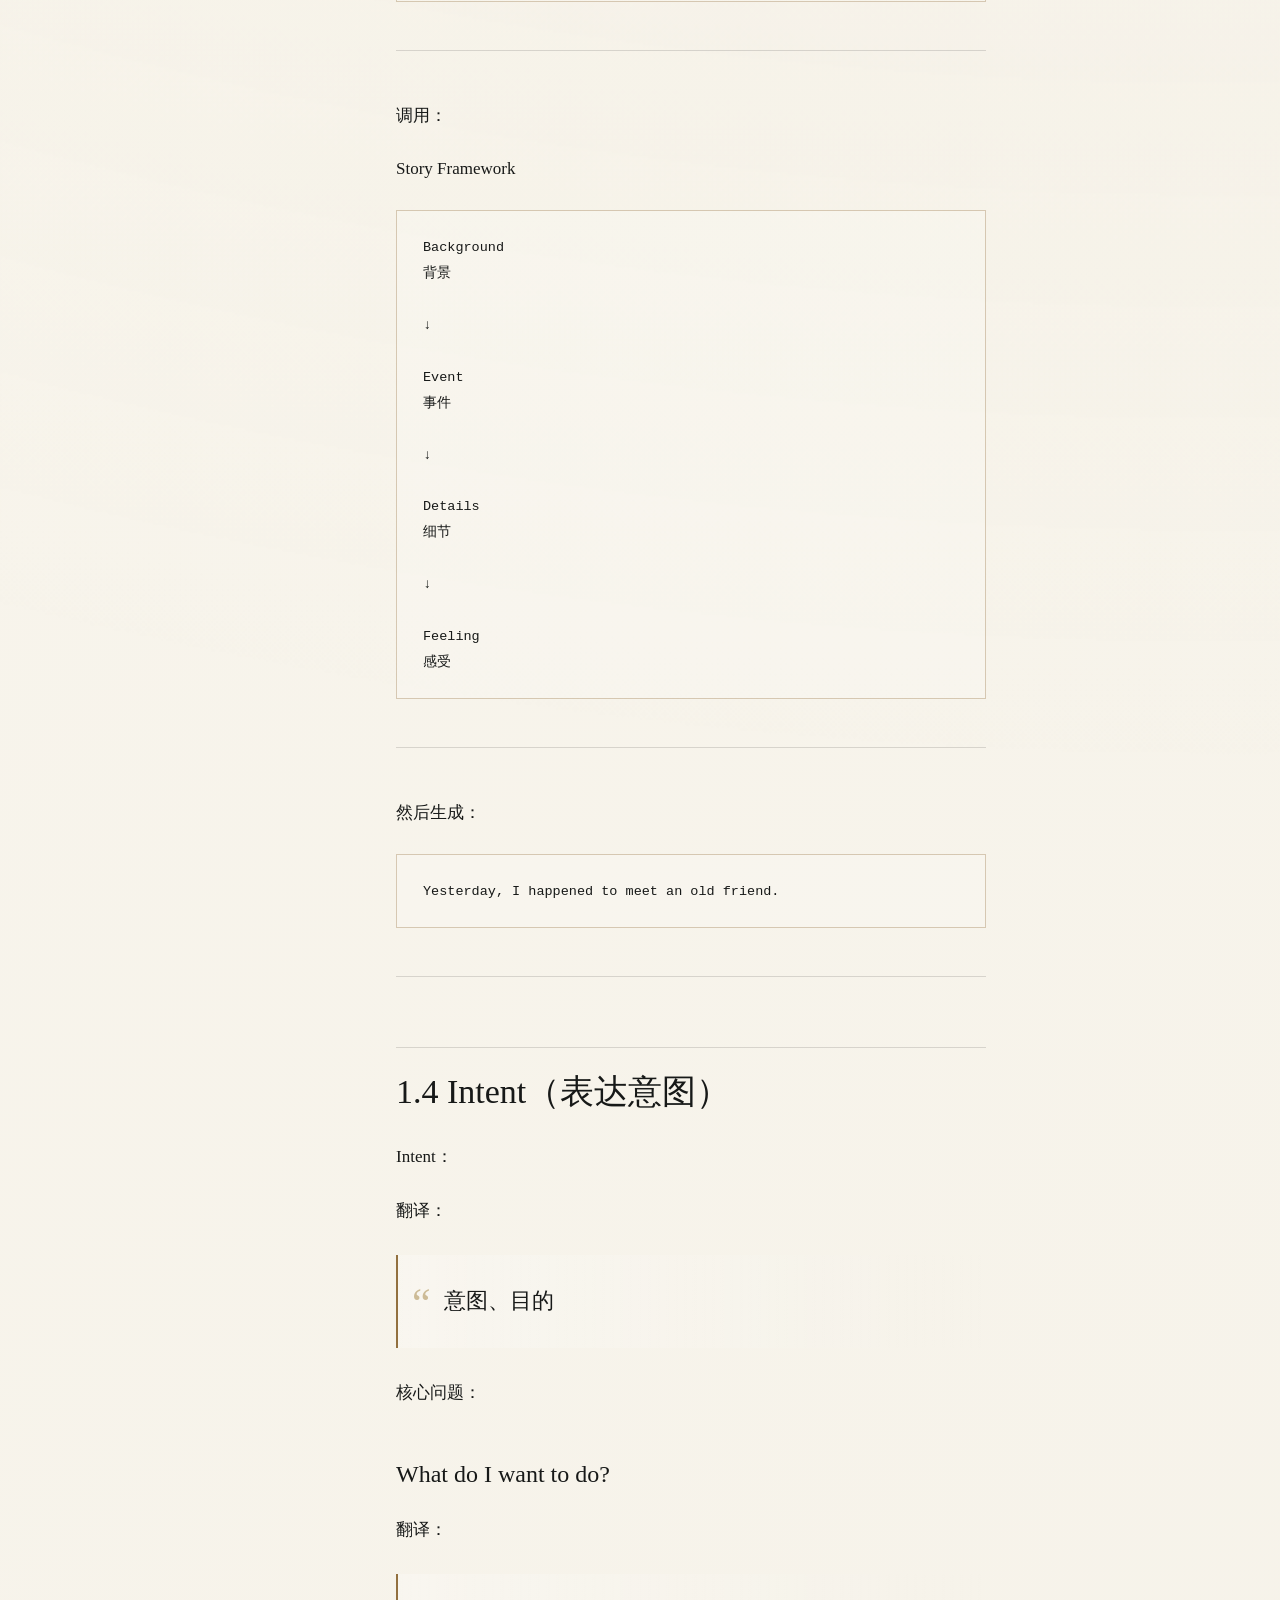
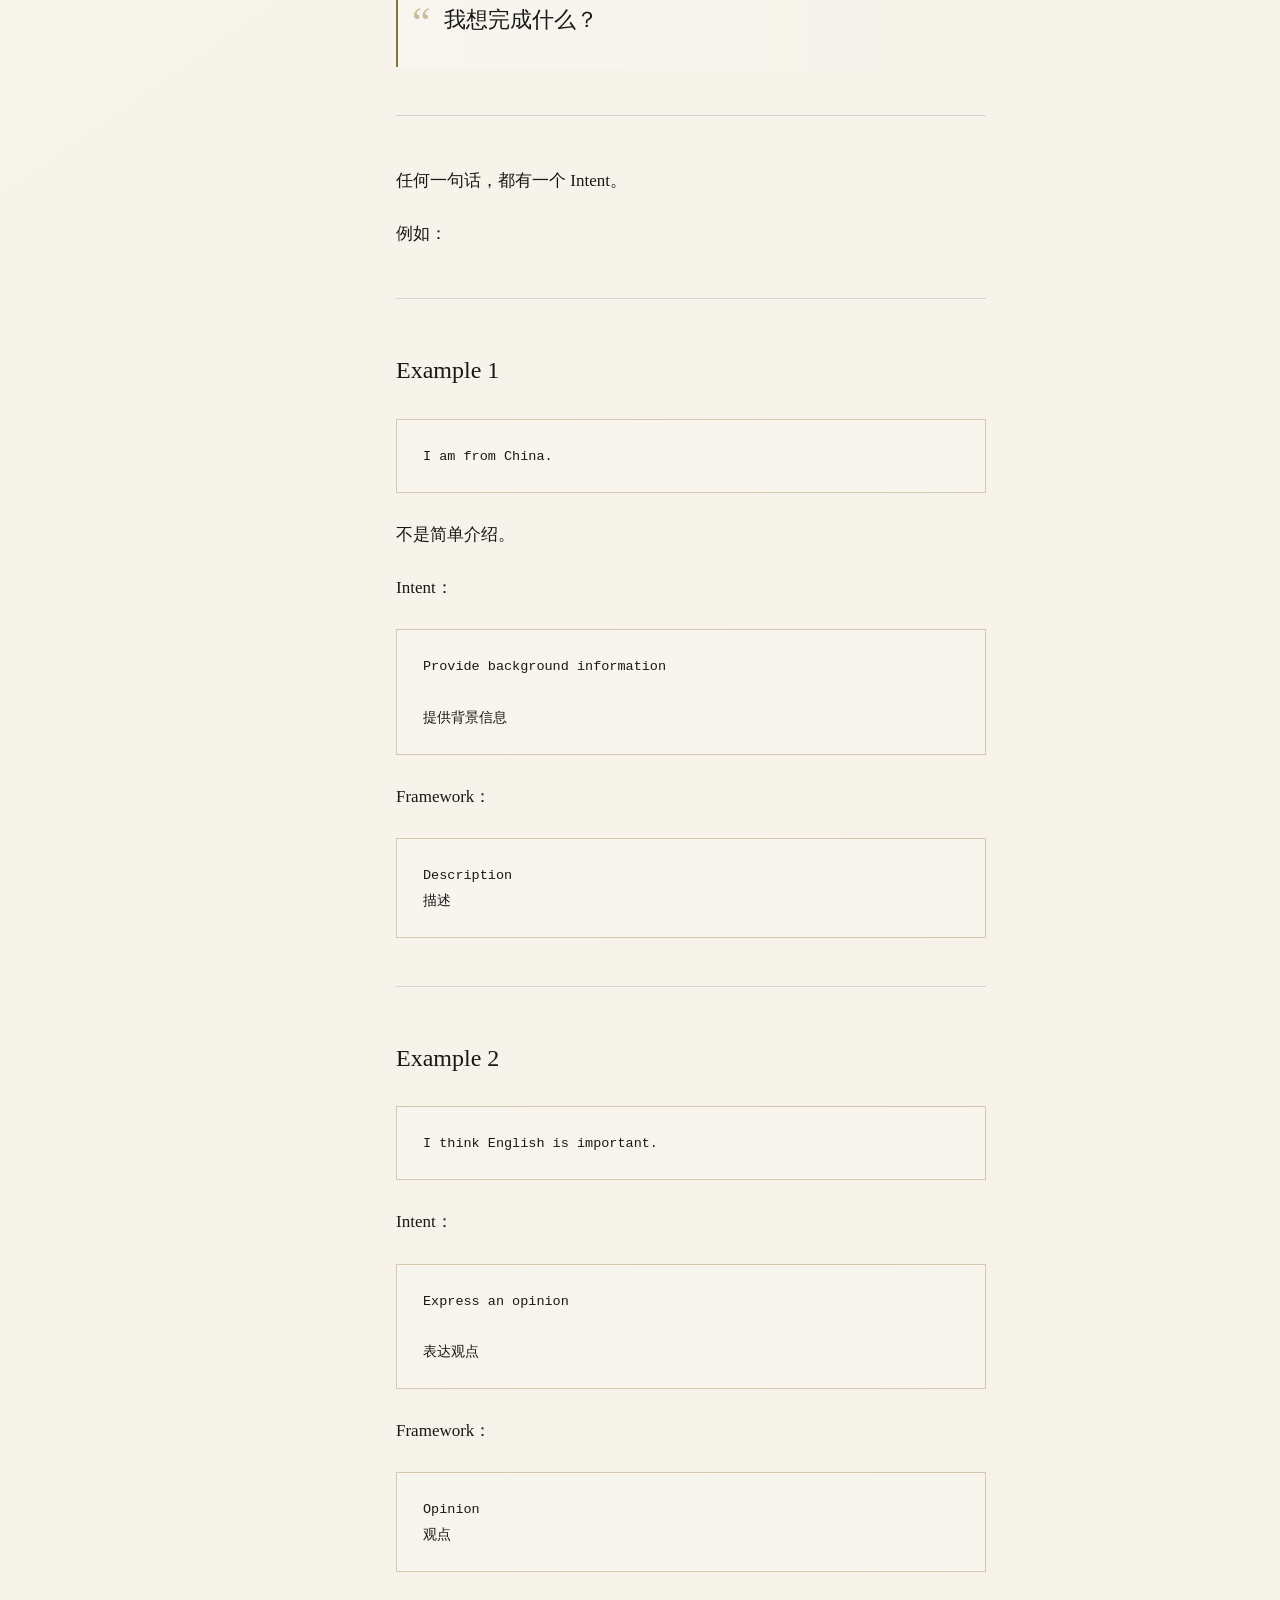
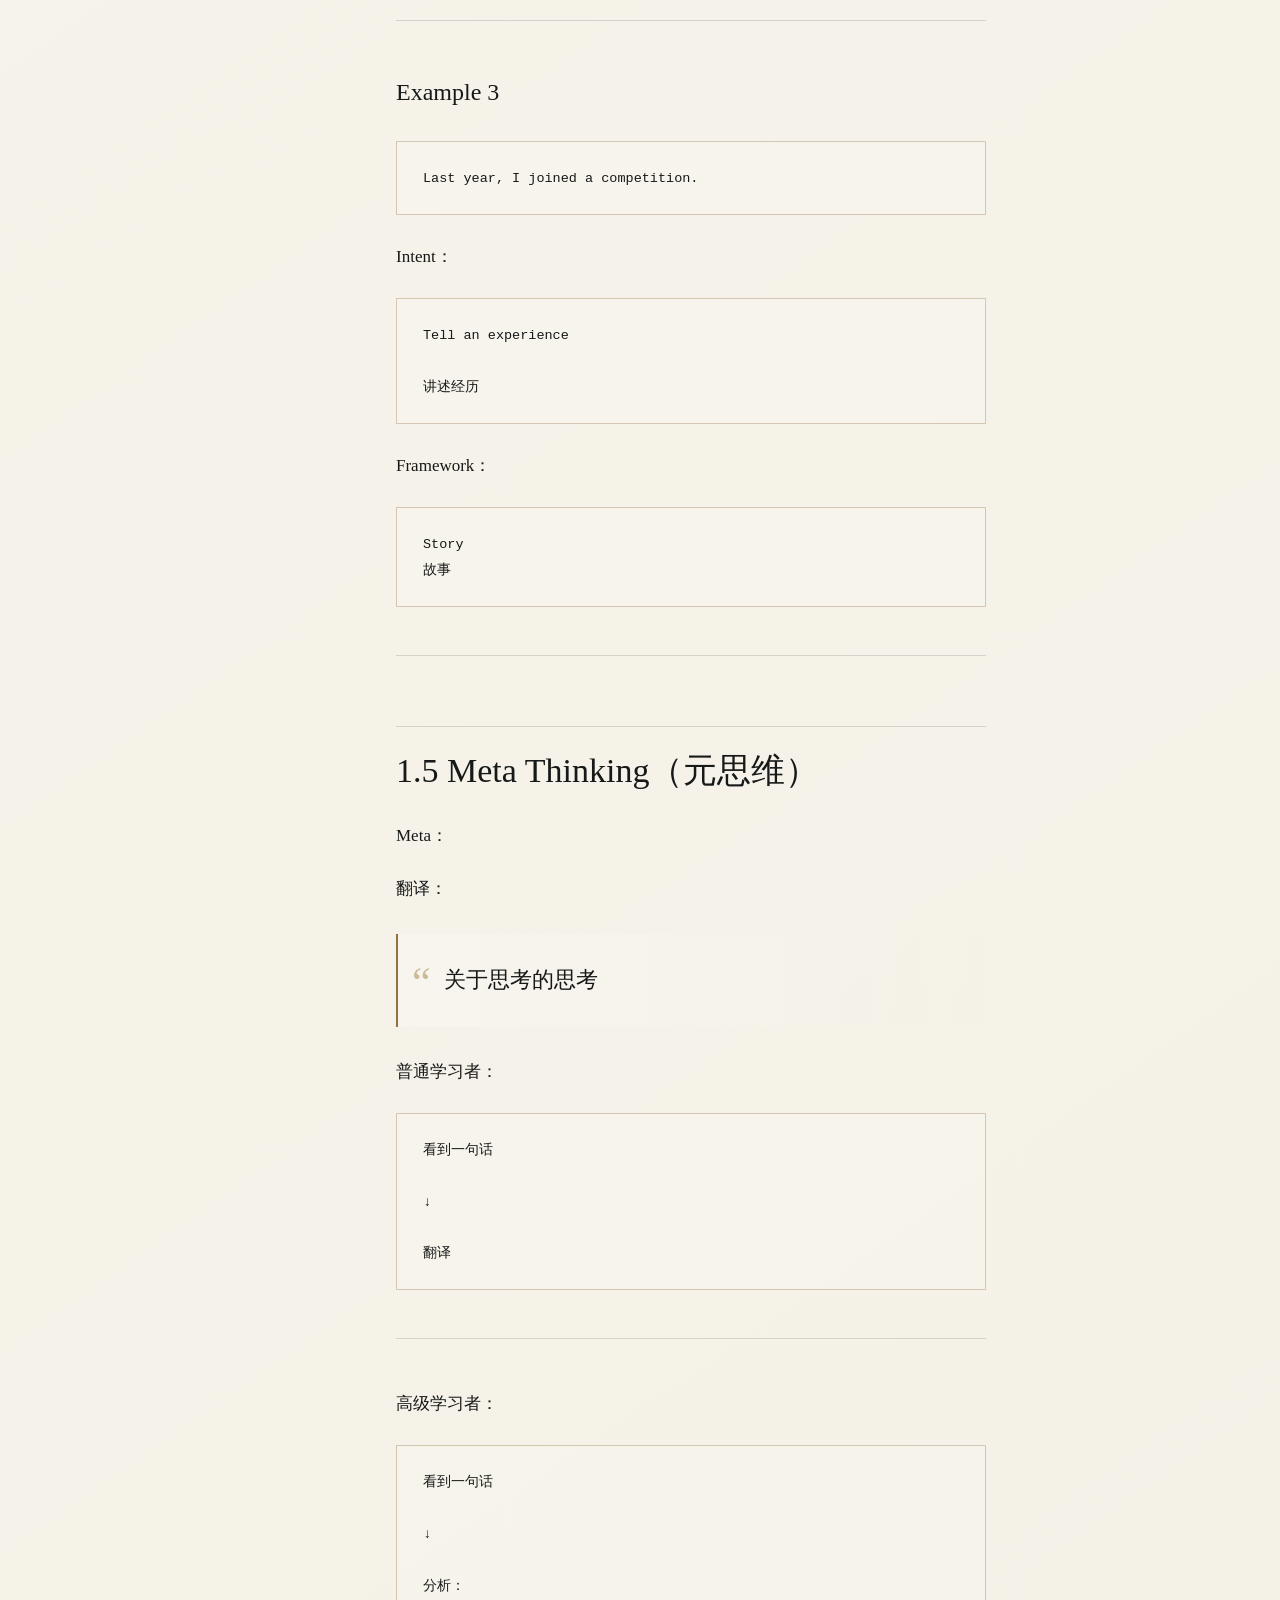
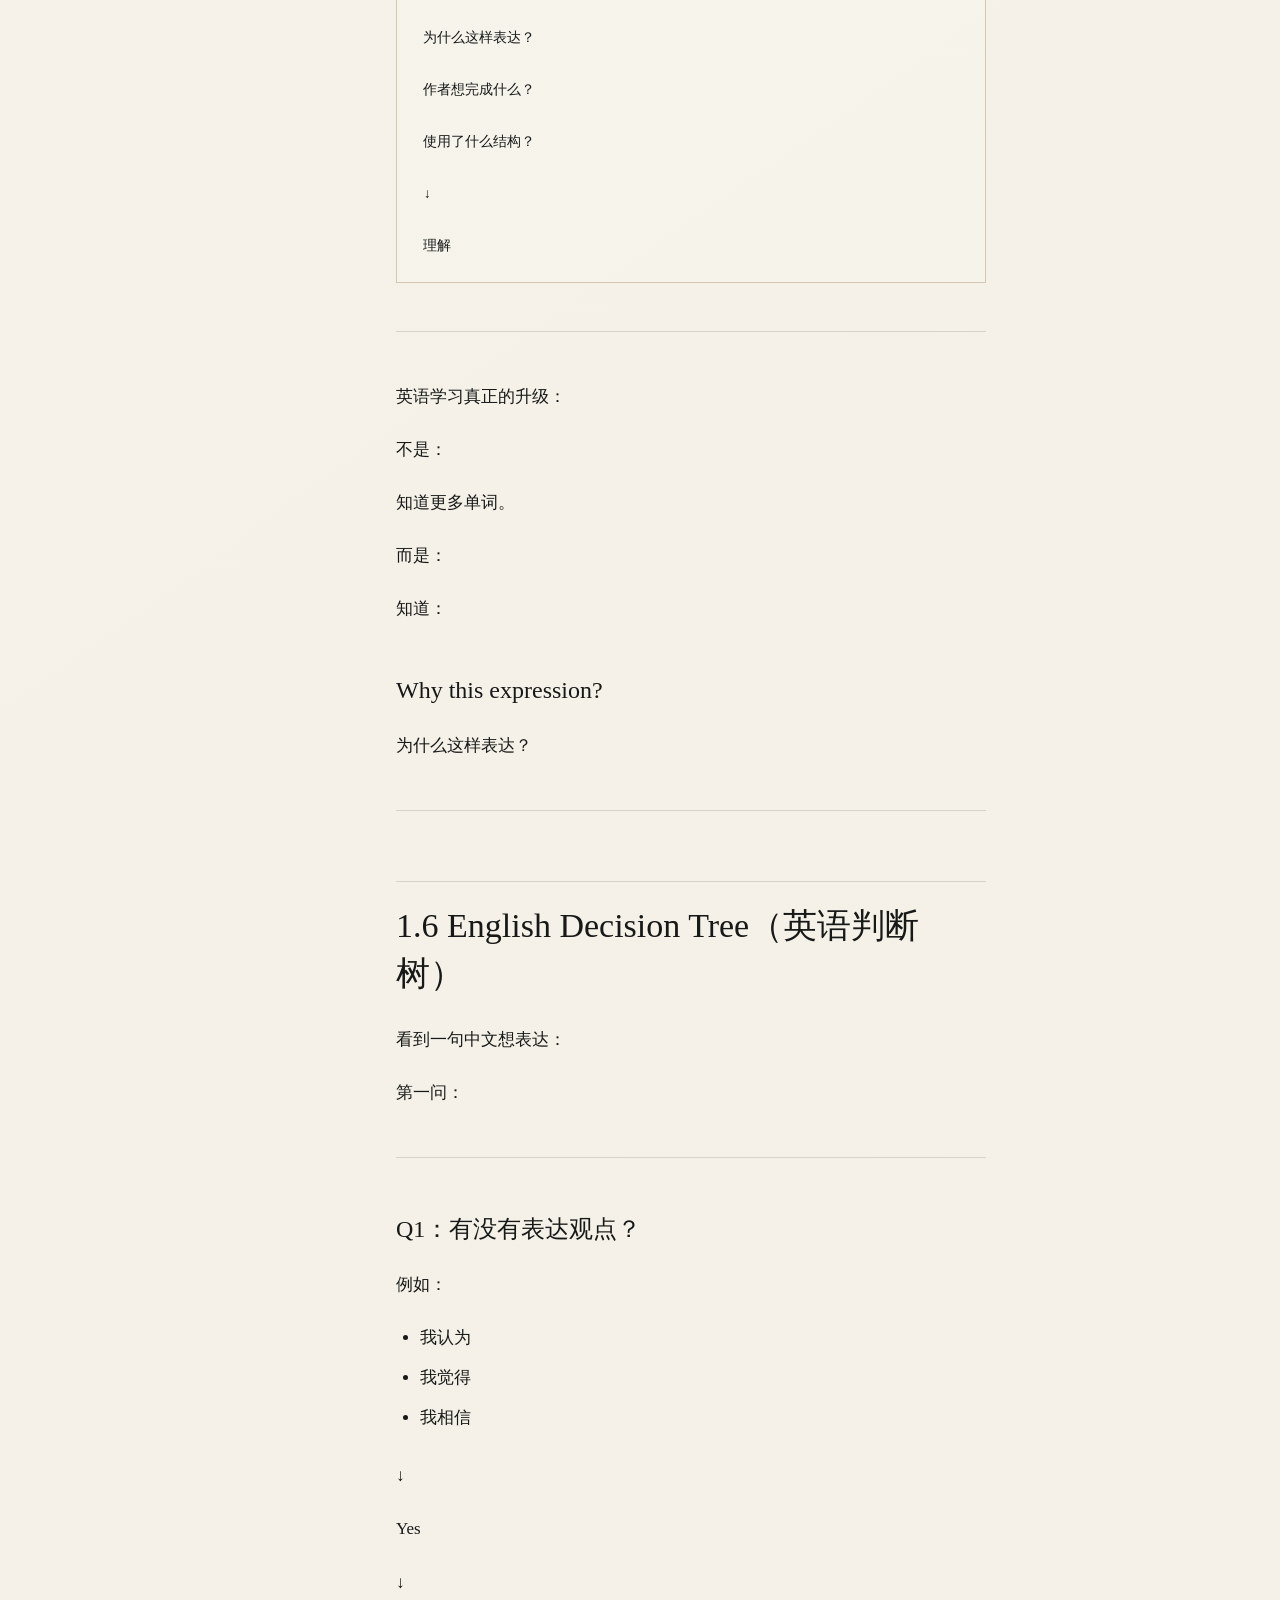
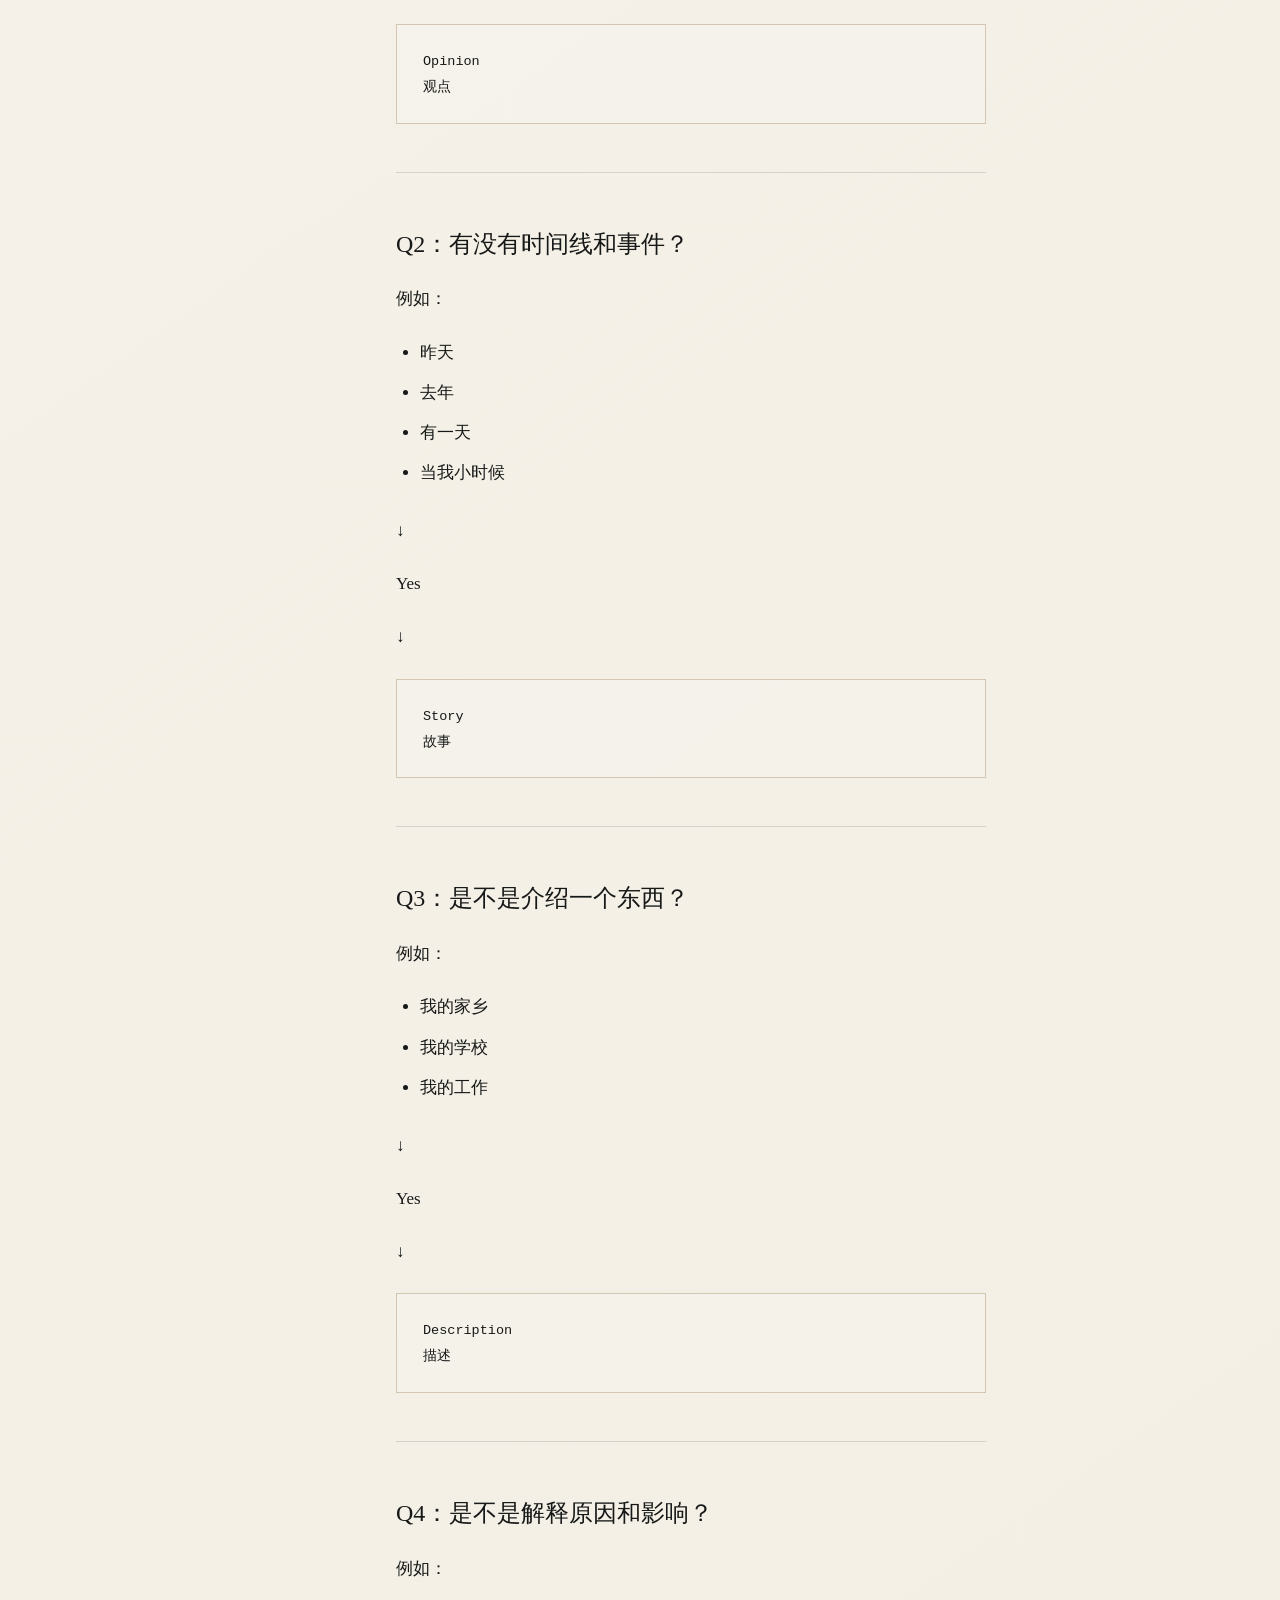
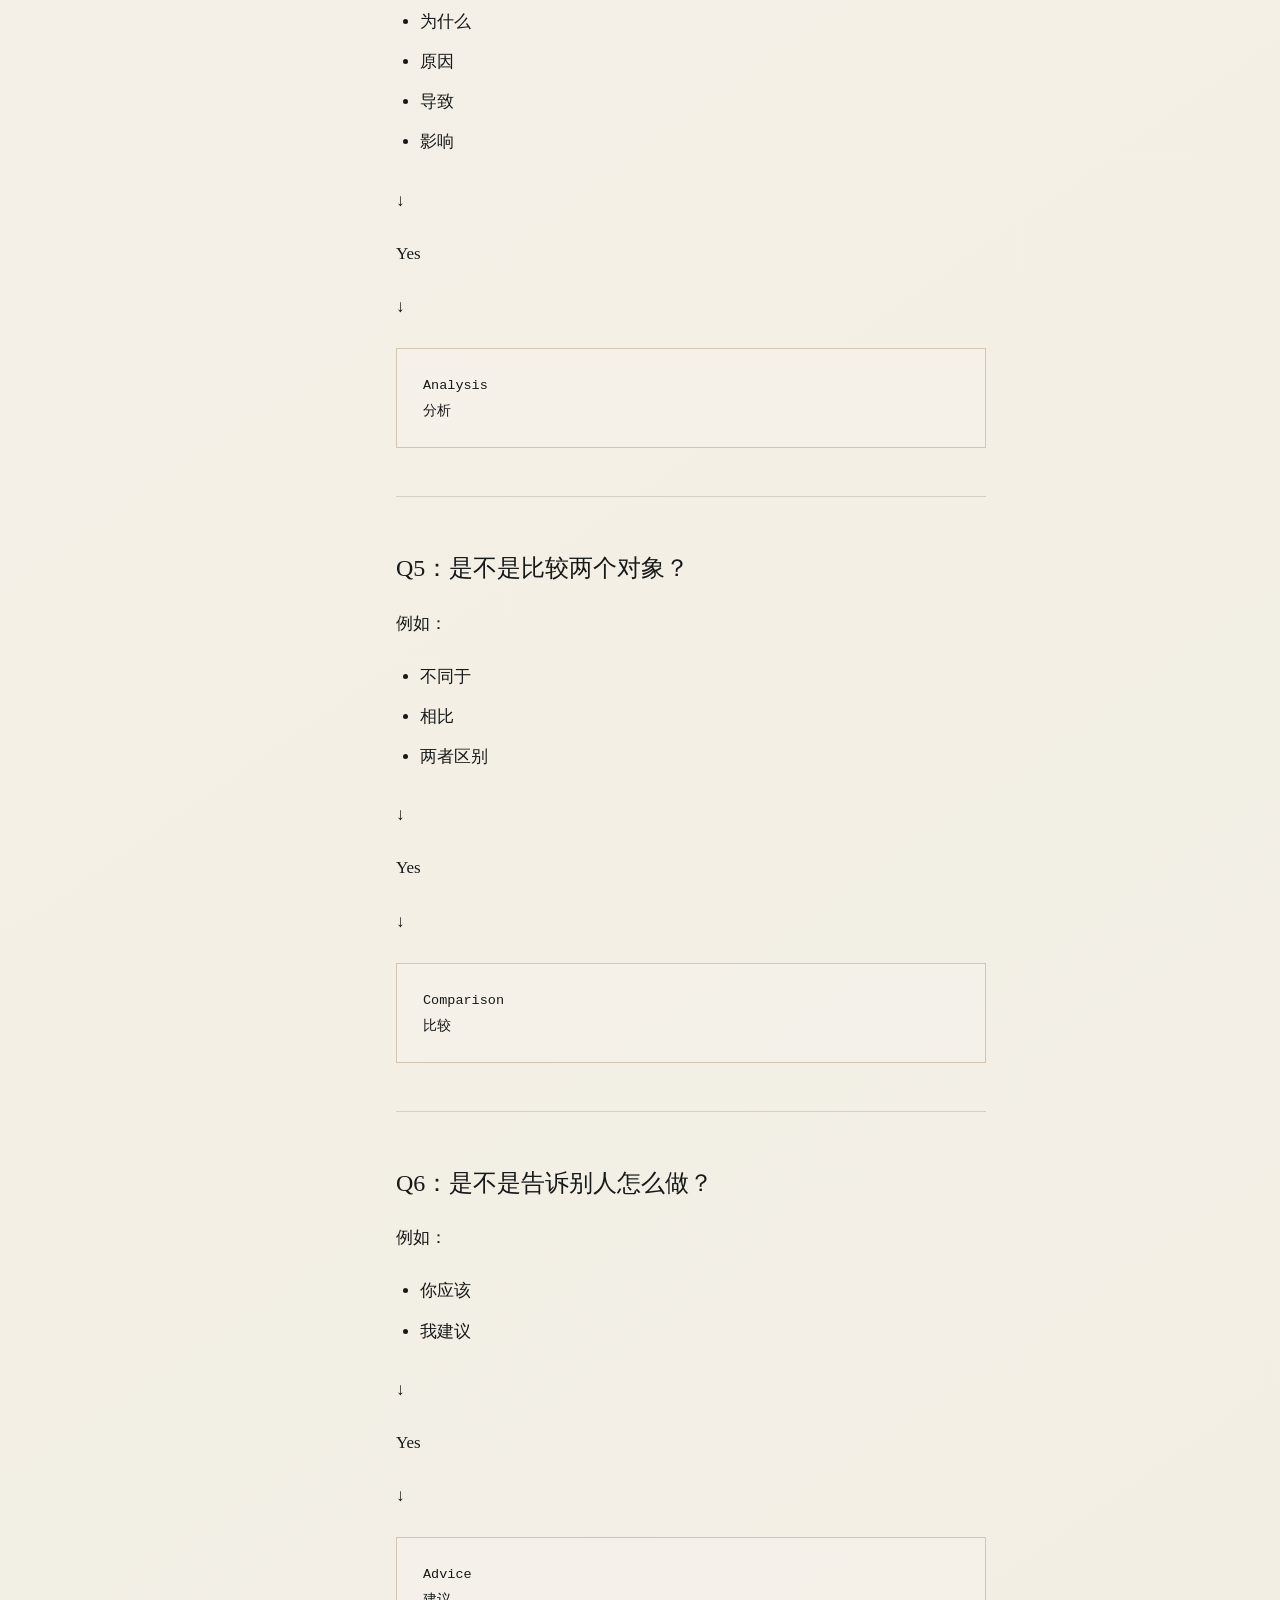
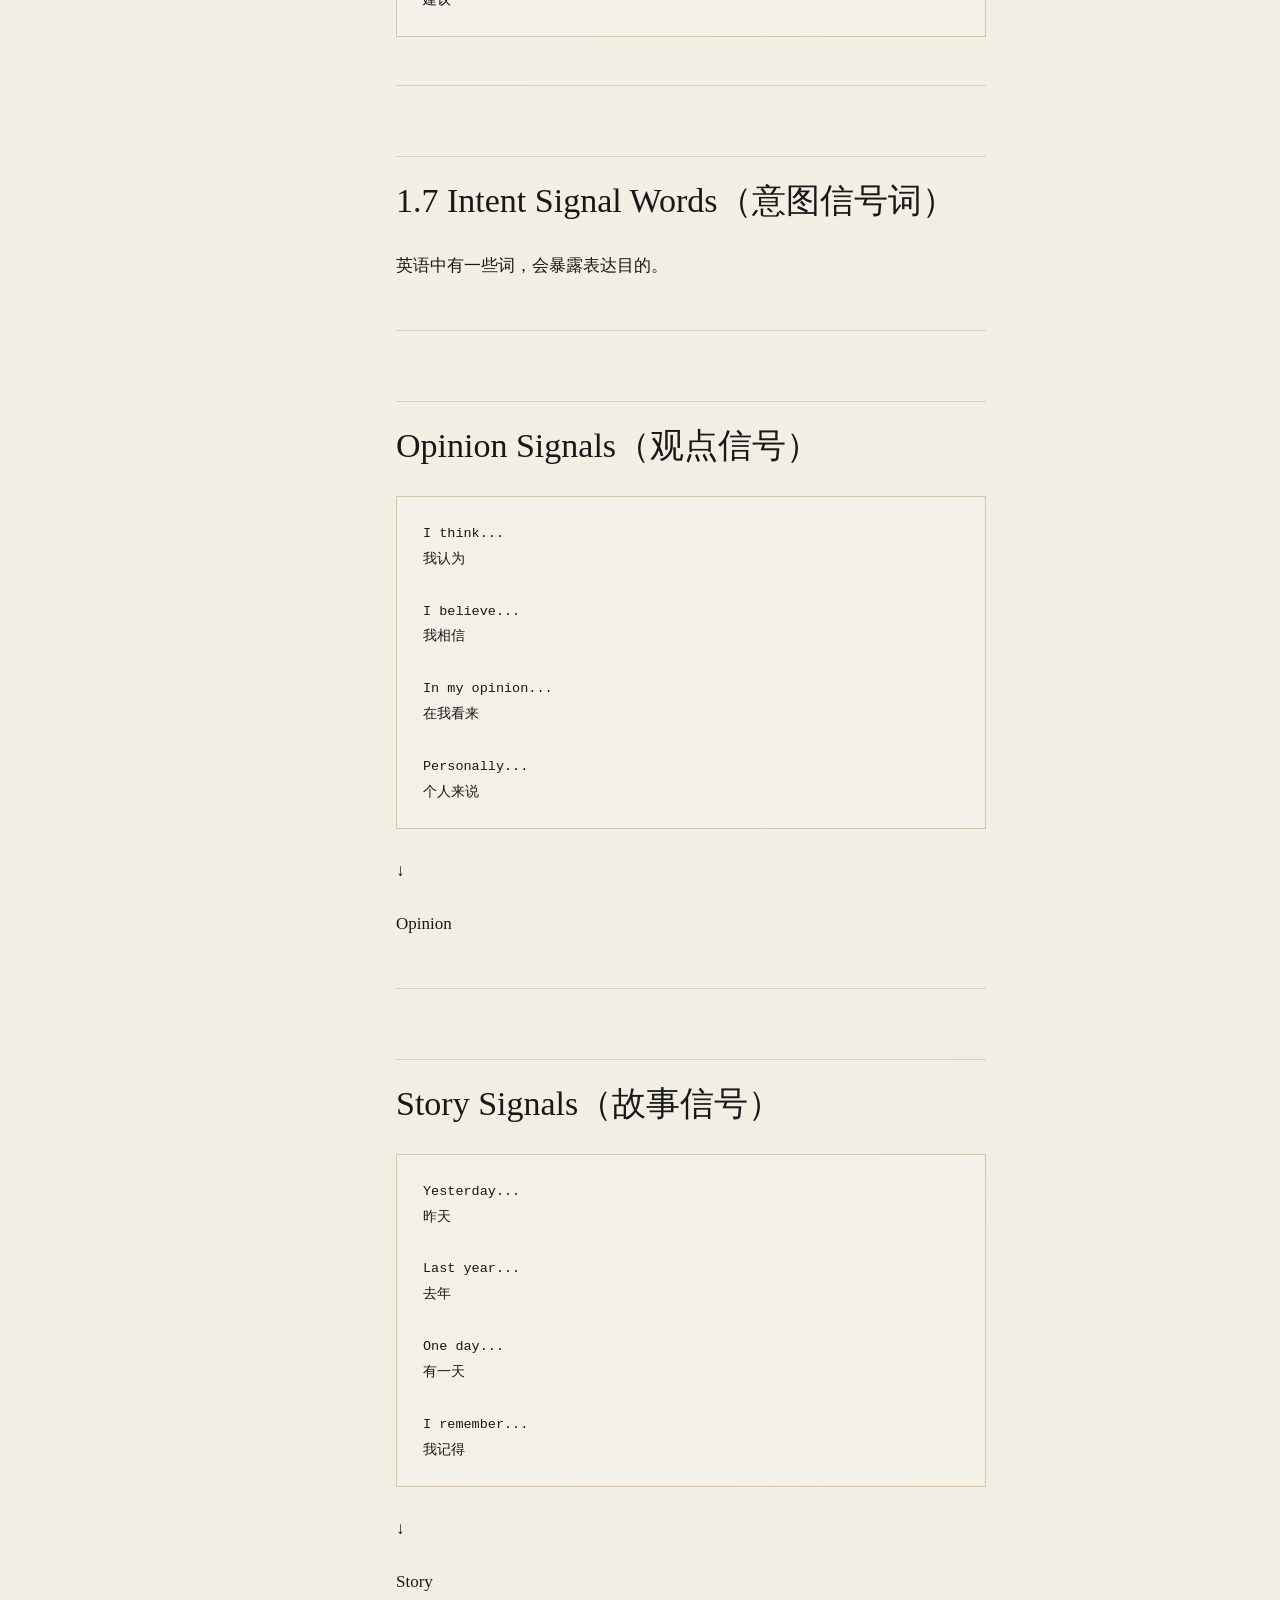
<file: site/chapters/chapter-1.html>
<!doctype html><html lang="zh-CN" data-base=".."><head><meta charset="utf-8"><meta name="viewport" content="width=device-width, initial-scale=1"><meta name="description" content="English OS Chapter 1 Kernel（英语思维内核）完整正文。"><title>Chapter 1 · Kernel · English OS</title><link rel="stylesheet" href="../assets/css/theme.css"><script>try{document.documentElement.dataset.theme=localStorage.getItem('englishOS.theme')||''}catch(e){}</script></head><body><div class="site-shell" data-page-chapter="1"></div><script src="../assets/js/app.js"></script></body></html>
</file>
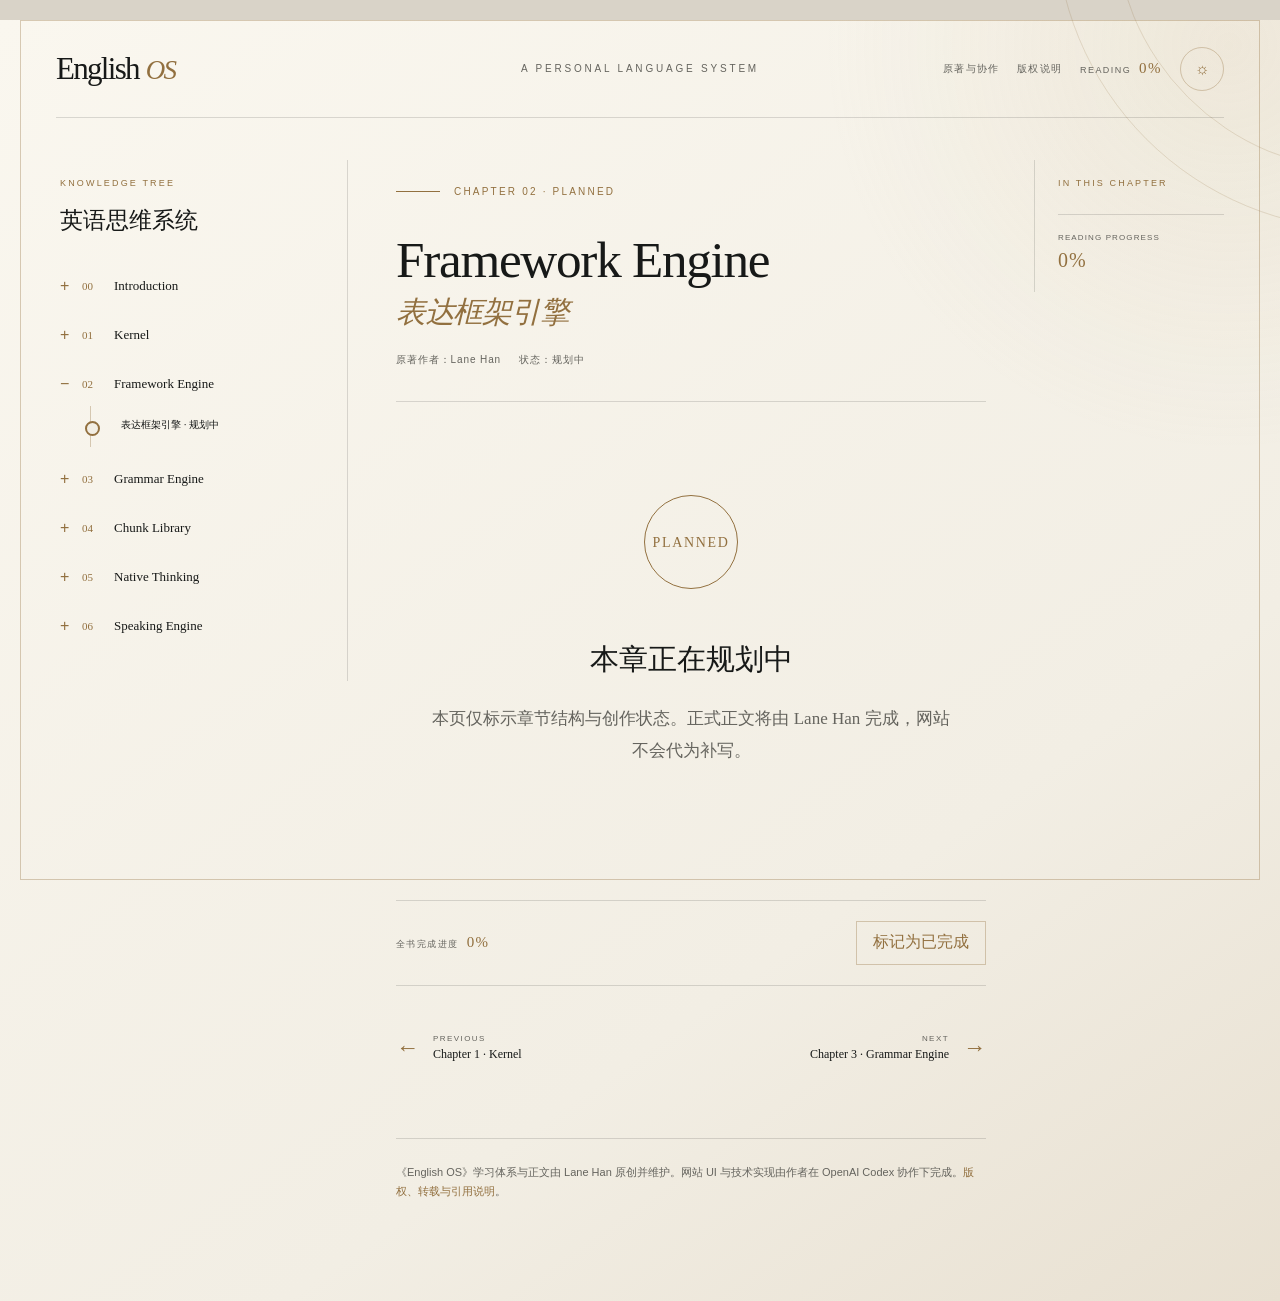
<file: site/chapters/chapter-2.html>
<!doctype html><html lang="zh-CN" data-base=".."><head><meta charset="utf-8"><meta name="viewport" content="width=device-width, initial-scale=1"><meta name="description" content="English OS Chapter 2 Framework Engine，规划中。"><title>Chapter 2 · Framework Engine · English OS</title><link rel="stylesheet" href="../assets/css/theme.css"><script>try{document.documentElement.dataset.theme=localStorage.getItem('englishOS.theme')||''}catch(e){}</script></head><body><div class="site-shell" data-page-chapter="2"></div><script src="../assets/js/app.js"></script></body></html>
</file>
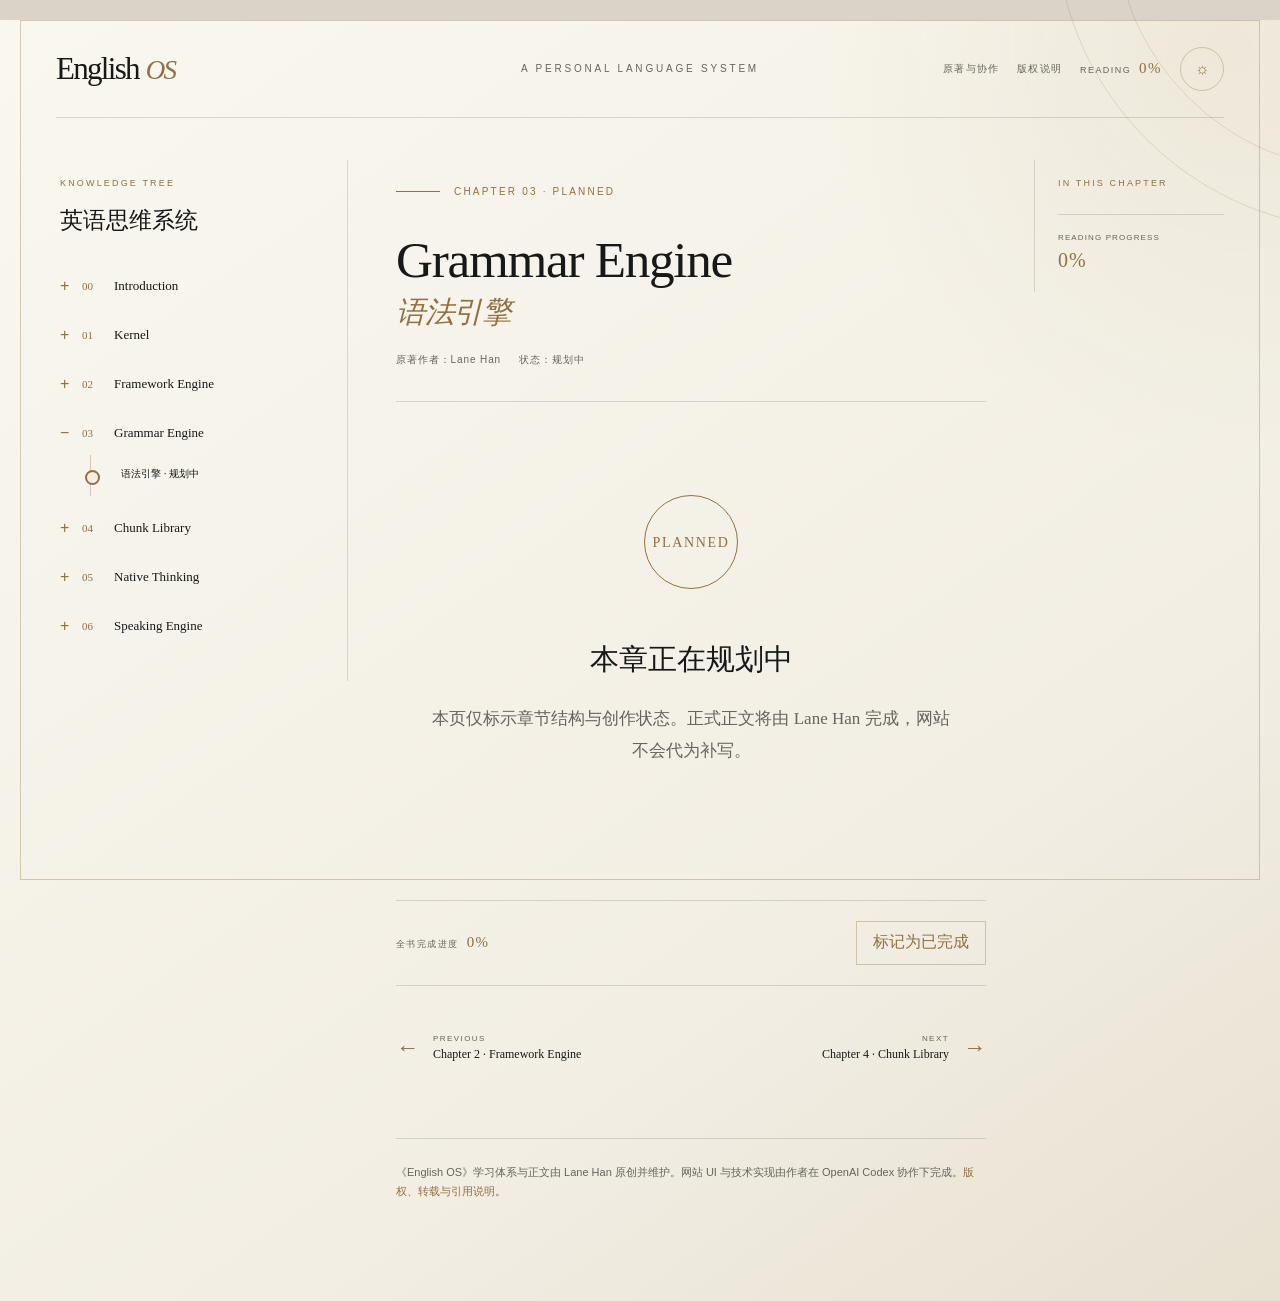
<file: site/chapters/chapter-3.html>
<!doctype html><html lang="zh-CN" data-base=".."><head><meta charset="utf-8"><meta name="viewport" content="width=device-width, initial-scale=1"><meta name="description" content="English OS Chapter 3 Grammar Engine，规划中。"><title>Chapter 3 · Grammar Engine · English OS</title><link rel="stylesheet" href="../assets/css/theme.css"><script>try{document.documentElement.dataset.theme=localStorage.getItem('englishOS.theme')||''}catch(e){}</script></head><body><div class="site-shell" data-page-chapter="3"></div><script src="../assets/js/app.js"></script></body></html>
</file>
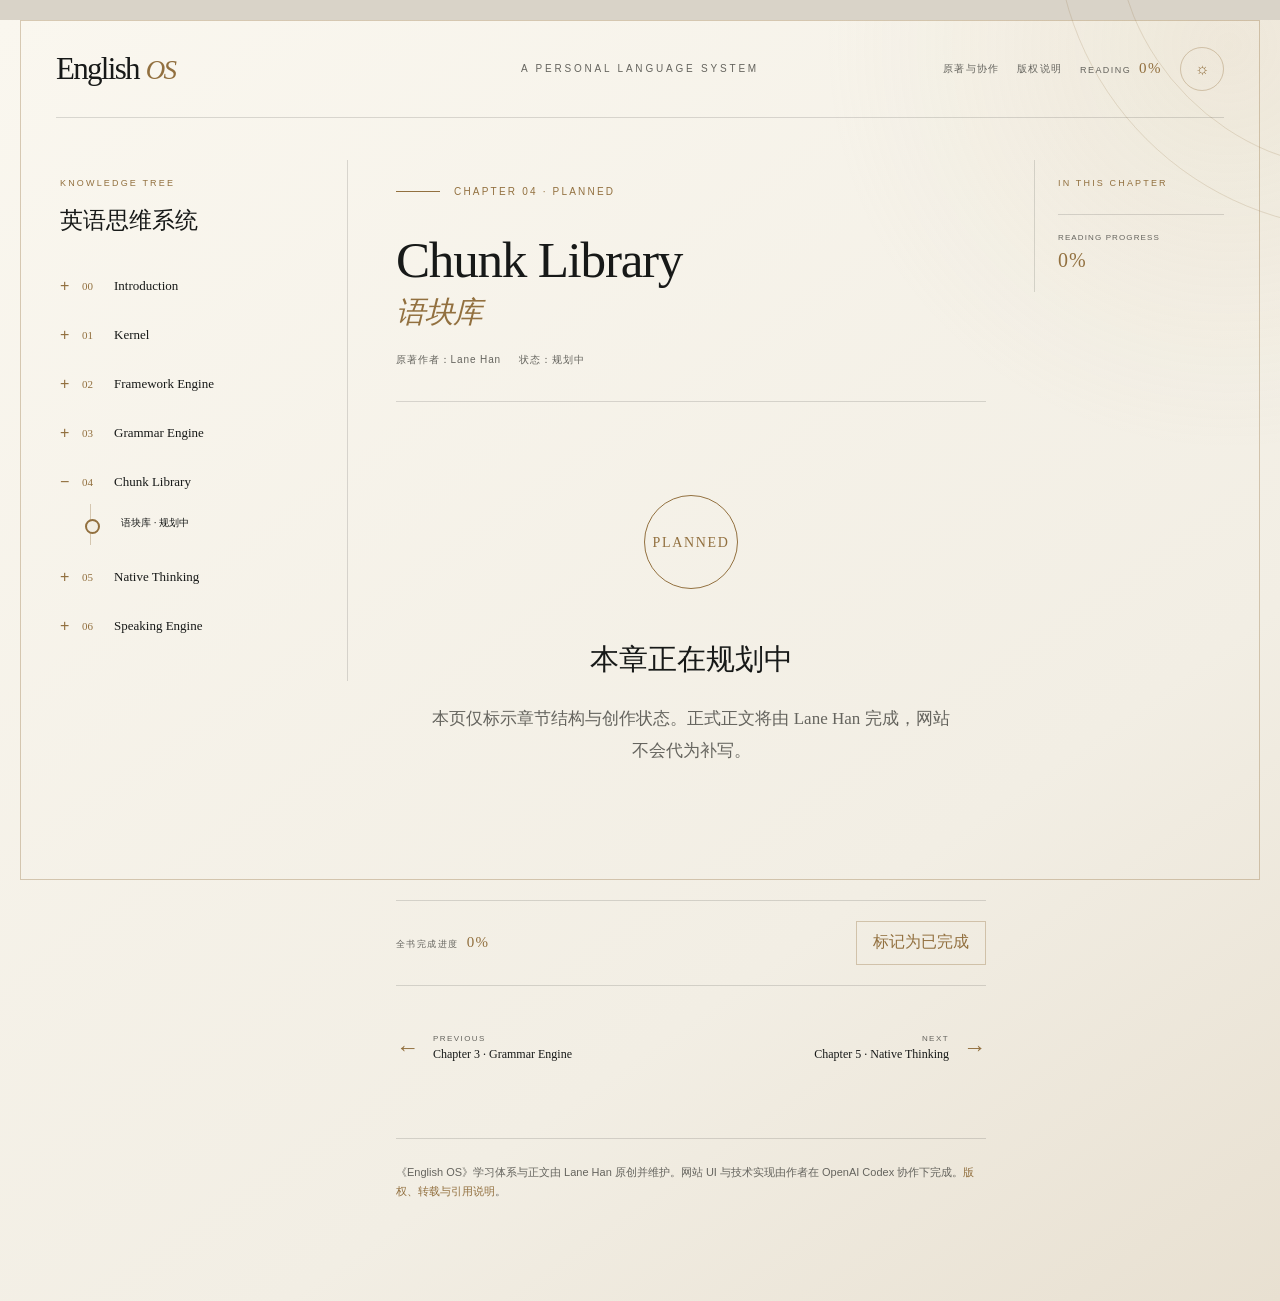
<file: site/chapters/chapter-4.html>
<!doctype html><html lang="zh-CN" data-base=".."><head><meta charset="utf-8"><meta name="viewport" content="width=device-width, initial-scale=1"><meta name="description" content="English OS Chapter 4 Chunk Library，规划中。"><title>Chapter 4 · Chunk Library · English OS</title><link rel="stylesheet" href="../assets/css/theme.css"><script>try{document.documentElement.dataset.theme=localStorage.getItem('englishOS.theme')||''}catch(e){}</script></head><body><div class="site-shell" data-page-chapter="4"></div><script src="../assets/js/app.js"></script></body></html>
</file>
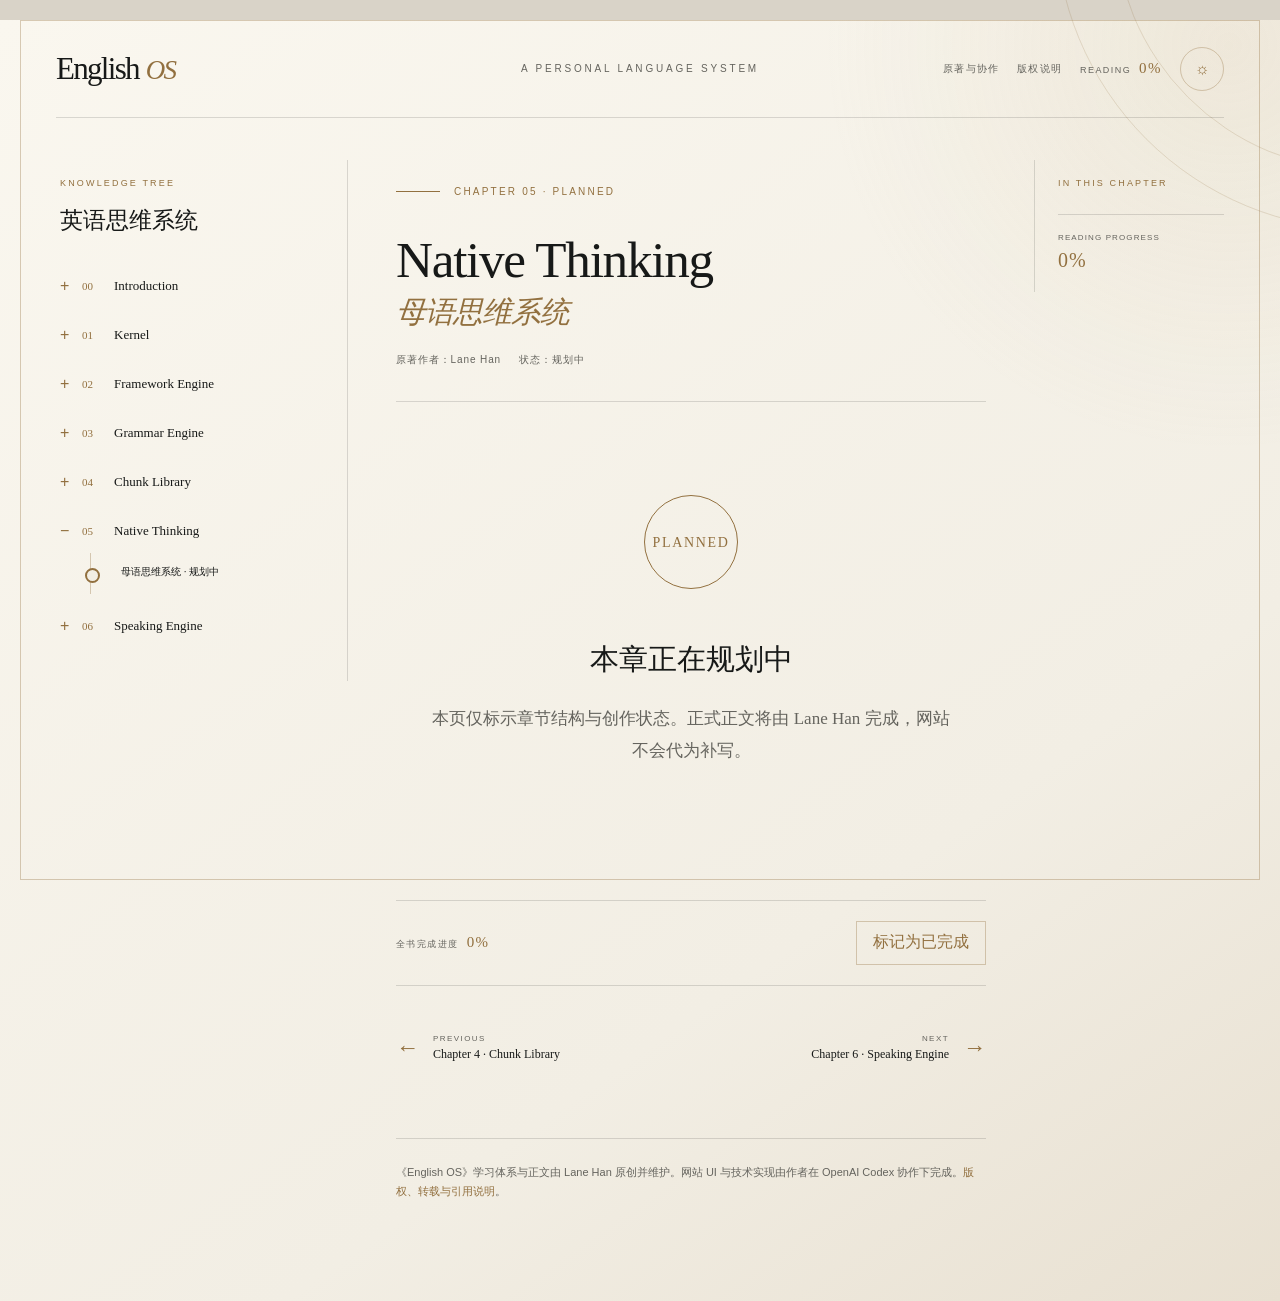
<file: site/chapters/chapter-5.html>
<!doctype html><html lang="zh-CN" data-base=".."><head><meta charset="utf-8"><meta name="viewport" content="width=device-width, initial-scale=1"><meta name="description" content="English OS Chapter 5 Native Thinking，规划中。"><title>Chapter 5 · Native Thinking · English OS</title><link rel="stylesheet" href="../assets/css/theme.css"><script>try{document.documentElement.dataset.theme=localStorage.getItem('englishOS.theme')||''}catch(e){}</script></head><body><div class="site-shell" data-page-chapter="5"></div><script src="../assets/js/app.js"></script></body></html>
</file>
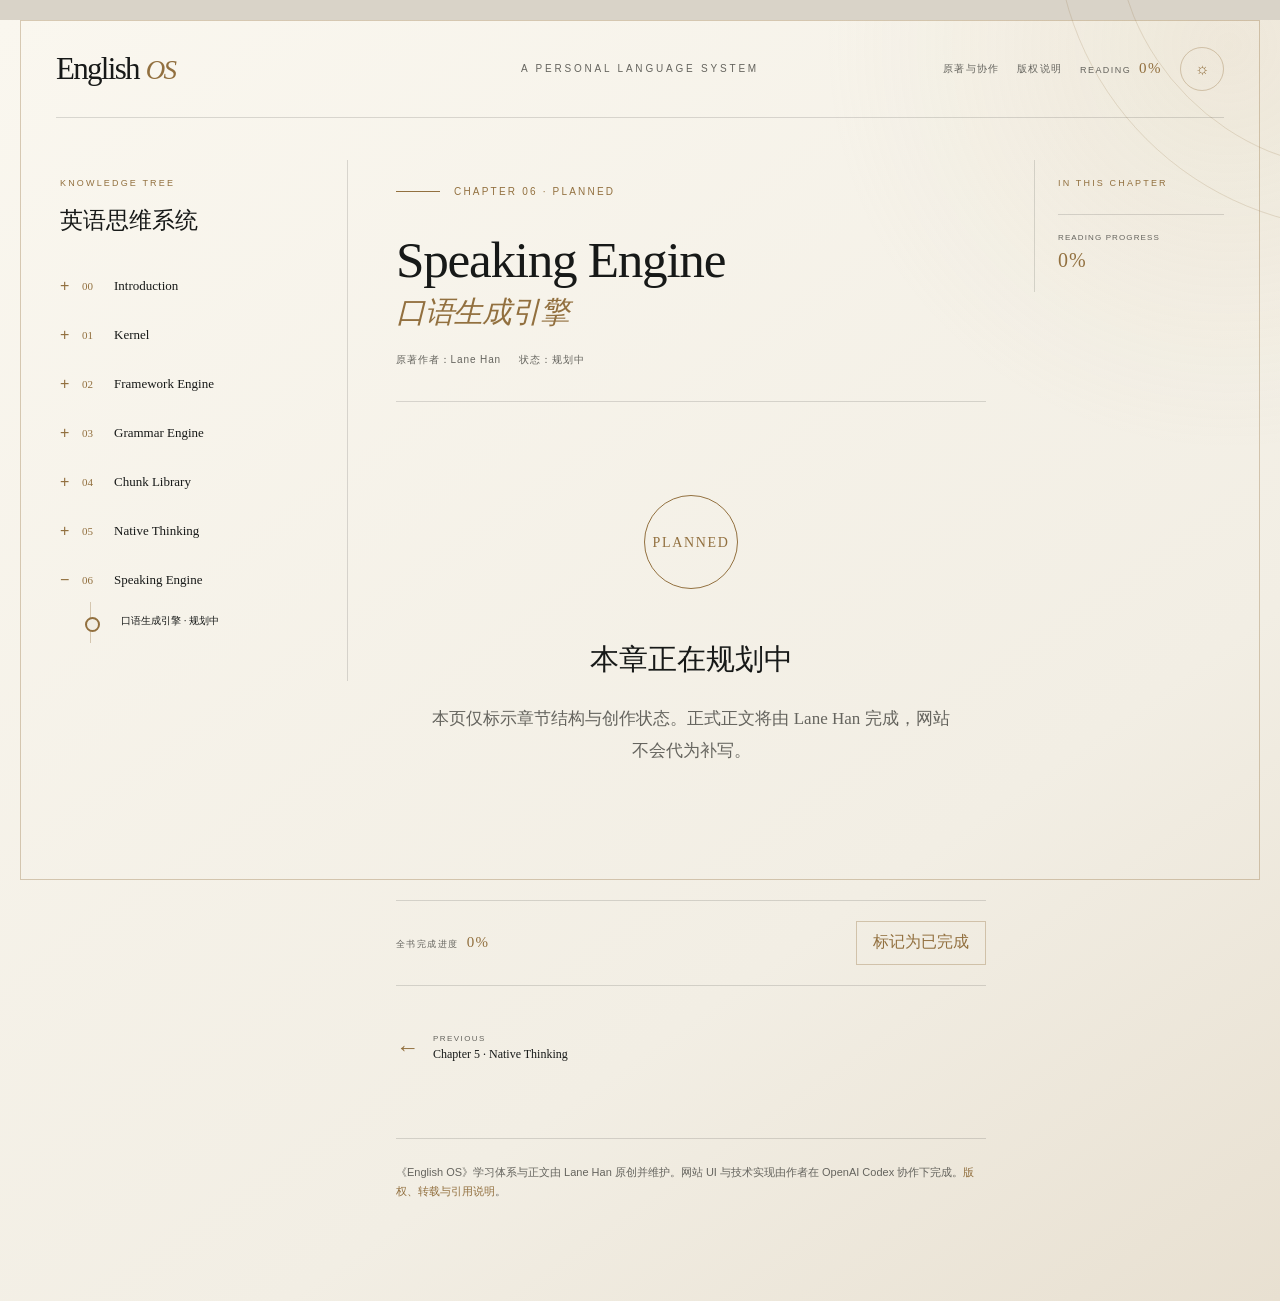
<file: site/chapters/chapter-6.html>
<!doctype html><html lang="zh-CN" data-base=".."><head><meta charset="utf-8"><meta name="viewport" content="width=device-width, initial-scale=1"><meta name="description" content="English OS Chapter 6 Speaking Engine，规划中。"><title>Chapter 6 · Speaking Engine · English OS</title><link rel="stylesheet" href="../assets/css/theme.css"><script>try{document.documentElement.dataset.theme=localStorage.getItem('englishOS.theme')||''}catch(e){}</script></head><body><div class="site-shell" data-page-chapter="6"></div><script src="../assets/js/app.js"></script></body></html>
</file>
<file: site/assets/css/theme.css>
:root {
  color-scheme: light;
  --ivory: #f2eee4;
  --ivory-light: #faf7ef;
  --ivory-deep: #e8e0d1;
  --paper: rgba(250, 247, 239, .86);
  --ink: #171918;
  --muted: #65645e;
  --gold: #92703f;
  --gold-bright: #aa8248;
  --gold-light: #cdbb96;
  --line: rgba(23, 25, 24, .14);
  --gold-line: rgba(146, 112, 63, .34);
  --shadow: rgba(55, 45, 30, .08);
  --serif-cn: "Noto Serif SC", "Source Han Serif SC", "Songti SC", STSong, SimSun, serif;
  --sans-cn: "Noto Sans SC", "Source Han Sans SC", "PingFang SC", "Microsoft YaHei", sans-serif;
  --serif-en: Georgia, "Times New Roman", serif;
}

:root[data-theme="dark"] {
  color-scheme: dark;
  --ivory: #171816;
  --ivory-light: #1d1f1c;
  --ivory-deep: #111210;
  --paper: rgba(29, 31, 28, .88);
  --ink: #eee9de;
  --muted: #aaa69c;
  --gold: #c49b5d;
  --gold-bright: #d0a867;
  --gold-light: #846f4d;
  --line: rgba(238, 233, 222, .14);
  --gold-line: rgba(196, 155, 93, .38);
  --shadow: rgba(0, 0, 0, .24);
}

* { box-sizing: border-box; }
html { scroll-behavior: smooth; scroll-padding-top: 116px; }
body { margin: 0; min-width: 320px; min-height: 100vh; background: #d9d3c8; color: var(--ink); font-family: var(--sans-cn); -webkit-font-smoothing: antialiased; }
a { color: inherit; text-decoration: none; }
button { border: 0; color: inherit; font: inherit; }
button, a { -webkit-tap-highlight-color: transparent; }
button:focus-visible, a:focus-visible { outline: 2px solid var(--gold); outline-offset: 4px; }

.site-shell { position: relative; min-height: 100vh; overflow: clip; background: radial-gradient(circle at 96% 2%, rgba(205,187,150,.18), transparent 23%), linear-gradient(145deg, var(--ivory-light), var(--ivory) 68%, var(--ivory-deep)); }
.site-shell::before { content: ""; position: fixed; z-index: 30; inset: 20px; border: 1px solid var(--gold-line); pointer-events: none; }
.orbit { position: fixed; z-index: 0; width: 620px; height: 620px; right: -395px; top: -390px; border: 1px solid var(--gold-line); border-radius: 50%; pointer-events: none; opacity: .55; }
.orbit::after { content: ""; position: absolute; inset: 58px; border: 1px solid var(--gold-line); border-radius: 50%; }
.skip-link { position: fixed; z-index: 100; left: 32px; top: -80px; padding: 12px 18px; background: var(--ink); color: var(--ivory); }
.skip-link:focus { top: 32px; }

.topbar { position: relative; z-index: 20; height: 98px; margin: 20px 56px 0; display: grid; grid-template-columns: 290px 1fr 290px; align-items: center; border-bottom: 1px solid var(--line); }
.brand { display: flex; align-items: baseline; width: max-content; font-family: var(--serif-en); font-size: 31px; letter-spacing: -.055em; }
.brand i { margin-left: 7px; color: var(--gold); font-size: 27px; font-weight: 400; }
.edition { justify-self: center; color: var(--muted); font-size: 10px; letter-spacing: .28em; }
.top-actions { justify-self: end; display: flex; align-items: center; gap: 18px; }
.top-link { color: var(--muted); font-size: 10px; letter-spacing: .12em; }
.top-link:hover { color: var(--gold); }
.reading-progress { display: flex; align-items: baseline; gap: 8px; color: var(--muted); font-size: 9px; letter-spacing: .16em; }
.reading-progress b { color: var(--gold); font-family: var(--serif-en); font-size: 15px; font-weight: 400; }
.circle-button, .menu-button { display: grid; place-items: center; width: 44px; height: 44px; border: 1px solid var(--gold-line); border-radius: 50%; background: transparent; cursor: pointer; color: var(--gold); }
.menu-button { display: none; }

.home-main { position: relative; z-index: 1; max-width: 1380px; margin: 0 auto; padding: 78px 76px 94px; }
.hero { display: grid; grid-template-columns: minmax(0, 1.1fr) minmax(330px, .7fr); gap: 90px; align-items: center; min-height: 480px; }
.eyebrow { display: flex; align-items: center; gap: 14px; margin: 0 0 26px; color: var(--gold); font-size: 10px; letter-spacing: .22em; text-transform: uppercase; }
.eyebrow::before { content: ""; width: 44px; height: 1px; background: var(--gold); }
.hero h1 { max-width: 800px; margin: 0; font-family: var(--serif-cn); font-size: clamp(52px, 5.4vw, 84px); font-weight: 500; line-height: 1.16; letter-spacing: -.035em; }
.hero h1 em { color: var(--gold); font-style: normal; }
.hero-copy { margin: 28px 0 0; max-width: 680px; color: var(--muted); font-family: var(--serif-cn); font-size: 18px; line-height: 1.95; }
.hero-actions { display: flex; flex-wrap: wrap; gap: 14px; margin-top: 34px; }
.button { min-height: 48px; display: inline-flex; align-items: center; justify-content: center; padding: 0 22px; border: 1px solid var(--gold); color: var(--gold); font-size: 11px; letter-spacing: .12em; cursor: pointer; background: transparent; }
.button.primary { color: var(--ivory-light); background: var(--gold); }
.button:hover { transform: translateY(-1px); box-shadow: 0 9px 30px var(--shadow); }
.hero-system { position: relative; padding: 40px 32px; border: 1px solid var(--gold-line); background: rgba(255,255,255,.08); }
.hero-system::before { content: ""; position: absolute; width: 54px; height: 54px; right: -18px; top: -18px; border: 1px solid var(--gold-line); border-radius: 50%; }
.system-label { color: var(--gold); font-size: 9px; letter-spacing: .22em; }
.system-flow { margin-top: 28px; }
.flow-node { display: grid; grid-template-columns: 42px 1fr; gap: 16px; align-items: center; min-height: 54px; }
.flow-node span { display: grid; place-items: center; width: 34px; height: 34px; border: 1px solid var(--gold-line); border-radius: 50%; color: var(--gold); font-family: var(--serif-en); font-size: 11px; }
.flow-node strong { font-family: var(--serif-cn); font-size: 15px; font-weight: 500; }
.flow-node:not(:last-child)::after { content: ""; width: 1px; height: 20px; margin-left: 17px; background: var(--gold-line); }
.knowledge-section { padding-top: 80px; }
.section-head { display: flex; justify-content: space-between; align-items: end; padding-bottom: 24px; border-bottom: 1px solid var(--line); }
.section-head h2 { margin: 0; font-family: var(--serif-cn); font-size: 34px; font-weight: 500; }
.section-head p { margin: 0; color: var(--muted); font-size: 10px; letter-spacing: .12em; }
.chapter-list { border-bottom: 1px solid var(--line); }
.chapter-row { display: grid; grid-template-columns: 70px 1fr auto; align-items: center; min-height: 88px; border-top: 1px solid var(--line); }
.chapter-row:first-child { border-top: 0; }
.chapter-row:hover .chapter-title { color: var(--gold); }
.chapter-number { color: var(--gold); font-family: var(--serif-en); font-size: 15px; }
.chapter-title { font-family: var(--serif-cn); font-size: 20px; transition: color .2s; }
.chapter-title small { display: block; margin-top: 5px; color: var(--muted); font-family: var(--sans-cn); font-size: 10px; letter-spacing: .08em; }
.chapter-status { padding: 6px 9px; border: 1px solid var(--gold-line); color: var(--gold); font-size: 9px; letter-spacing: .1em; }

.reader-layout { position: relative; z-index: 1; display: grid; grid-template-columns: 292px minmax(0, 780px) 190px; justify-content: center; gap: 48px; padding: 42px 56px 100px; }
.tree-panel { position: sticky; top: 24px; align-self: start; max-height: calc(100vh - 48px); overflow: auto; padding: 18px 25px 28px 4px; border-right: 1px solid var(--line); }
.panel-kicker, .rail-label { color: var(--gold); font-size: 9px; letter-spacing: .24em; }
.tree-panel h2 { margin: 17px 0 28px; font-family: var(--serif-cn); font-size: 23px; font-weight: 500; }
.tree-group { margin-bottom: 5px; }
.tree-root { width: 100%; min-height: 44px; display: grid; grid-template-columns: 22px 32px 1fr; align-items: center; padding: 0; border: 0; background: transparent; cursor: pointer; text-align: left; }
.tree-toggle, .tree-root b { color: var(--gold); font-weight: 400; }
.tree-root b { font-family: var(--serif-en); font-size: 11px; }
.tree-root strong { font-family: var(--serif-cn); font-size: 13px; font-weight: 500; }
.tree-children { display: none; margin: 0 0 10px 30px; padding: 2px 0 3px 28px; border-left: 1px solid var(--gold-line); }
.tree-group.open .tree-children { display: block; }
.tree-children a { position: relative; display: block; min-height: 36px; padding: 9px 2px; color: var(--muted); font-size: 10px; line-height: 1.6; }
.tree-children a::before { content: ""; position: absolute; left: -32px; top: 15px; width: 7px; height: 7px; border: 1px solid var(--gold-light); border-radius: 50%; background: var(--ivory); }
.tree-children a.active { color: var(--ink); font-weight: 500; }
.tree-children a.active::before { left: -34px; top: 13px; width: 11px; height: 11px; border: 2px solid var(--gold); }

.reader { width: 100%; min-width: 0; }
.chapter-hero { padding: 26px 0 34px; border-bottom: 1px solid var(--line); }
.chapter-hero .eyebrow { margin-bottom: 30px; }
.chapter-hero h1 { margin: 0; font-family: var(--serif-cn); font-size: clamp(42px, 4vw, 62px); font-weight: 500; line-height: 1.28; letter-spacing: -.025em; }
.chapter-hero h1 em { display: block; color: var(--gold); font-family: var(--serif-en); font-size: .58em; font-weight: 400; }
.chapter-meta { display: flex; flex-wrap: wrap; gap: 18px; margin: 22px 0 0; color: var(--muted); font-size: 10px; letter-spacing: .09em; }
.mobile-chapterbar { display: none; }
.markdown-body { padding-top: 30px; font-family: var(--serif-cn); font-size: 17px; line-height: 1.95; overflow-wrap: anywhere; }
.markdown-body h1, .markdown-body h2, .markdown-body h3 { scroll-margin-top: 34px; color: var(--ink); font-weight: 500; }
.markdown-body h1 { margin: 70px 0 24px; padding-top: 20px; border-top: 1px solid var(--line); font-size: 34px; line-height: 1.42; }
.markdown-body h1:first-child { margin-top: 0; }
.markdown-body h2 { margin: 42px 0 15px; font-size: 24px; }
.markdown-body h3 { margin: 32px 0 12px; font-size: 19px; }
.markdown-body p { margin: 0 0 20px; }
.markdown-body ul { margin: 0 0 25px; padding-left: 1.4em; }
.markdown-body li { margin: 7px 0; }
.markdown-body blockquote { position: relative; margin: 28px 0; padding: 25px 30px 25px 46px; border-left: 2px solid var(--gold); background: linear-gradient(90deg, rgba(255,255,255,.25), transparent); font-family: var(--serif-en), var(--serif-cn); font-size: 22px; }
.markdown-body blockquote::before { content: "“"; position: absolute; left: 14px; top: 8px; color: var(--gold-light); font-family: var(--serif-en); font-size: 42px; }
.markdown-body blockquote p { margin: 0; }
.markdown-body pre { margin: 25px 0; padding: 23px 26px; overflow: auto; border: 1px solid var(--gold-line); background: rgba(255,255,255,.16); color: var(--ink); font-family: var(--serif-en), var(--serif-cn); font-size: 15px; line-height: 1.7; }
.markdown-body code { font-family: Consolas, "SFMono-Regular", monospace; font-size: .9em; }
.markdown-body hr { height: 1px; margin: 48px 0; border: 0; background: var(--line); }
.chapter-tools { display: flex; justify-content: space-between; align-items: center; gap: 16px; margin-top: 48px; padding: 20px 0; border-top: 1px solid var(--line); border-bottom: 1px solid var(--line); }
.complete-button { min-height: 44px; padding: 0 16px; border: 1px solid var(--gold-line); background: transparent; color: var(--gold); cursor: pointer; }
.complete-button.done { background: var(--gold); color: var(--ivory-light); }
.chapter-nav { display: grid; grid-template-columns: 1fr 1fr; gap: 28px; margin-top: 30px; }
.chapter-nav a { min-height: 64px; display: flex; align-items: center; gap: 14px; color: var(--muted); }
.chapter-nav a:last-child { justify-content: flex-end; text-align: right; }
.chapter-nav span { color: var(--gold); font-family: var(--serif-en); font-size: 23px; }
.chapter-nav small { display: block; font-size: 8px; letter-spacing: .18em; }
.chapter-nav b { display: block; margin-top: 4px; color: var(--ink); font-family: var(--serif-cn); font-size: 12px; font-weight: 500; }
.attribution { margin-top: 58px; padding-top: 24px; border-top: 1px solid var(--line); color: var(--muted); font-size: 11px; line-height: 1.75; }
.attribution a { color: var(--gold); }

.chapter-rail { position: sticky; top: 42px; align-self: start; padding: 18px 0 20px 23px; border-left: 1px solid var(--line); }
.rail-nav { margin-top: 26px; }
.rail-nav a { display: grid; grid-template-columns: 28px 1fr; gap: 10px; min-height: 56px; color: var(--muted); font-family: var(--serif-cn); font-size: 10px; line-height: 1.5; }
.rail-nav span { color: var(--gold); font-family: var(--serif-en); }
.rail-nav a.active { color: var(--ink); }
.rail-progress { margin-top: 18px; padding-top: 18px; border-top: 1px solid var(--line); color: var(--muted); font-size: 8px; letter-spacing: .14em; }
.rail-progress b { display: block; margin-top: 7px; color: var(--gold); font-family: var(--serif-en); font-size: 20px; font-weight: 400; }

.info-main { position: relative; z-index: 1; width: min(860px, calc(100% - 64px)); margin: 0 auto; padding: 82px 0 110px; }
.info-main h1 { margin: 0; font-family: var(--serif-cn); font-size: clamp(44px, 5vw, 68px); font-weight: 500; }
.info-main h1 em { display: block; color: var(--gold); font-family: var(--serif-en); font-size: .46em; font-weight: 400; }
.info-section { margin-top: 48px; padding-top: 28px; border-top: 1px solid var(--line); }
.info-section h2 { margin: 0 0 18px; font-family: var(--serif-cn); font-size: 25px; font-weight: 500; }
.info-section p, .info-section li { color: var(--muted); font-family: var(--serif-cn); font-size: 16px; line-height: 1.9; }
.role-grid { display: grid; grid-template-columns: 1fr 1fr; gap: 14px; }
.role-card { padding: 24px; border: 1px solid var(--line); }
.role-card small { color: var(--gold); font-size: 9px; letter-spacing: .16em; }
.role-card h3 { margin: 12px 0 7px; font-family: var(--serif-cn); font-size: 20px; font-weight: 500; }
.role-card p { margin: 0; font-size: 13px; }
.notice { padding: 22px 24px; border: 1px solid var(--gold-line); background: rgba(205,187,150,.08); }
.notice strong { color: var(--gold); }
.citation { white-space: pre-wrap; padding: 24px; border: 1px solid var(--line); background: rgba(255,255,255,.12); color: var(--ink); font-family: var(--sans-cn); font-size: 13px; line-height: 1.85; }
.toast { position: fixed; z-index: 100; left: 50%; bottom: 90px; transform: translate(-50%, 16px); padding: 12px 18px; background: var(--ink); color: var(--ivory-light); font-size: 12px; opacity: 0; pointer-events: none; transition: .2s; }
.toast.show { opacity: 1; transform: translate(-50%, 0); }
.planned { min-height: 420px; display: grid; place-items: center; text-align: center; }
.planned-mark { display: grid; place-items: center; width: 94px; height: 94px; margin: 0 auto 25px; border: 1px solid var(--gold); border-radius: 50%; color: var(--gold); font-family: var(--serif-en); font-size: 14px; letter-spacing: .12em; }
.planned h2 { font-family: var(--serif-cn); font-size: 29px; font-weight: 500; }
.planned p { max-width: 520px; color: var(--muted); font-family: var(--serif-cn); line-height: 1.9; }
.drawer-backdrop { display: none; }
.mobile-bottom { display: none; }

@media (max-width: 1180px) {
  .topbar { grid-template-columns: 240px 1fr auto; }
  .reader-layout { grid-template-columns: 250px minmax(0, 700px); gap: 34px; }
  .chapter-rail { display: none; }
}

@media (max-width: 760px) {
  html { scroll-padding-top: 88px; }
  body { background: var(--ivory); }
  .site-shell { padding-bottom: 76px; }
  .site-shell::before { inset: 10px; }
  .orbit { width: 390px; height: 390px; right: -300px; top: -273px; }
  .topbar { position: relative; height: 65px; margin: 10px 24px 0; grid-template-columns: 1fr auto auto; gap: 6px; }
  .brand { font-size: 24px; }
  .brand i { font-size: 21px; }
  .edition, .top-link, .reading-progress { display: none; }
  .circle-button { width: 42px; height: 42px; }
  .menu-button { display: grid; width: 42px; height: 42px; border: 0; }
  .menu-lines { width: 21px; height: 11px; border-top: 1px solid var(--gold); border-bottom: 1px solid var(--gold); }
  .home-main { padding: 50px 27px 60px; }
  .hero { display: block; min-height: 0; }
  .hero h1 { font-size: 45px; }
  .hero-copy { font-size: 15px; }
  .hero-system { margin-top: 48px; padding: 28px 22px; }
  .knowledge-section { padding-top: 65px; }
  .section-head { display: block; }
  .section-head h2 { font-size: 28px; }
  .section-head p { margin-top: 8px; }
  .chapter-row { grid-template-columns: 44px 1fr auto; min-height: 82px; }
  .chapter-title { font-size: 16px; }
  .chapter-status { font-size: 7px; }
  .reader-layout { display: block; padding: 0 27px 76px; }
  .tree-panel { position: fixed; z-index: 60; inset: 10px auto 10px 10px; width: min(88vw, 360px); max-height: none; padding: 28px 24px; border: 1px solid var(--gold-line); background: var(--ivory-light); transform: translateX(calc(-100% - 12px)); transition: transform .25s ease; }
  body.drawer-open { overflow: hidden; }
  body.drawer-open .tree-panel { transform: translateX(0); }
  .drawer-backdrop { position: fixed; z-index: 50; inset: 0; background: rgba(0,0,0,.34); }
  body.drawer-open .drawer-backdrop { display: block; }
  .mobile-chapterbar { display: grid; grid-template-columns: 1fr auto 1fr; height: 53px; align-items: center; border-bottom: 1px solid var(--line); }
  .mobile-chapterbar button { width: 44px; height: 44px; padding: 0; border: 0; background: transparent; color: var(--gold); text-align: left; }
  .mobile-chapterbar span { justify-self: center; color: var(--gold); font-size: 8px; letter-spacing: .2em; }
  .mobile-chapterbar b { justify-self: end; color: var(--muted); font-family: var(--serif-en); font-size: 10px; font-weight: 400; }
  .chapter-hero { padding: 28px 0 27px; }
  .chapter-hero .eyebrow { margin-bottom: 23px; font-size: 8px; }
  .chapter-hero h1 { font-size: 37px; }
  .chapter-meta { gap: 10px; font-size: 9px; }
  .markdown-body { padding-top: 23px; font-size: 15px; line-height: 1.9; }
  .markdown-body h1 { margin-top: 52px; font-size: 27px; }
  .markdown-body h2 { font-size: 21px; }
  .markdown-body blockquote { padding: 20px 18px 20px 40px; font-size: 19px; }
  .markdown-body pre { padding: 18px; font-size: 13px; }
  .chapter-nav { display: none; }
  .attribution { margin-bottom: 20px; }
  .mobile-bottom { position: fixed; z-index: 40; display: grid; grid-template-columns: 1fr 84px 1fr; align-items: center; left: 10px; right: 10px; bottom: 10px; min-height: 65px; padding: 0 17px; border-top: 1px solid var(--gold-line); background: color-mix(in srgb, var(--ivory) 94%, transparent); backdrop-filter: blur(12px); }
  .mobile-bottom a, .mobile-bottom button { min-height: 44px; display: flex; align-items: center; gap: 8px; border: 0; background: transparent; color: var(--muted); font-size: 9px; }
  .mobile-bottom a:last-child { justify-self: end; }
  .mobile-bottom button { justify-self: center; flex-direction: column; justify-content: center; color: var(--gold); }
  .mobile-bottom b { color: var(--gold); font-family: var(--serif-en); font-size: 17px; font-weight: 400; }
  .info-main { width: calc(100% - 54px); padding: 56px 0 70px; }
  .info-main h1 { font-size: 41px; }
  .role-grid { grid-template-columns: 1fr; }
  .info-section p, .info-section li { font-size: 14px; }
}

@media (prefers-reduced-motion: reduce) {
  html { scroll-behavior: auto; }
  *, *::before, *::after { transition-duration: .01ms !important; animation-duration: .01ms !important; }
}
</file>
